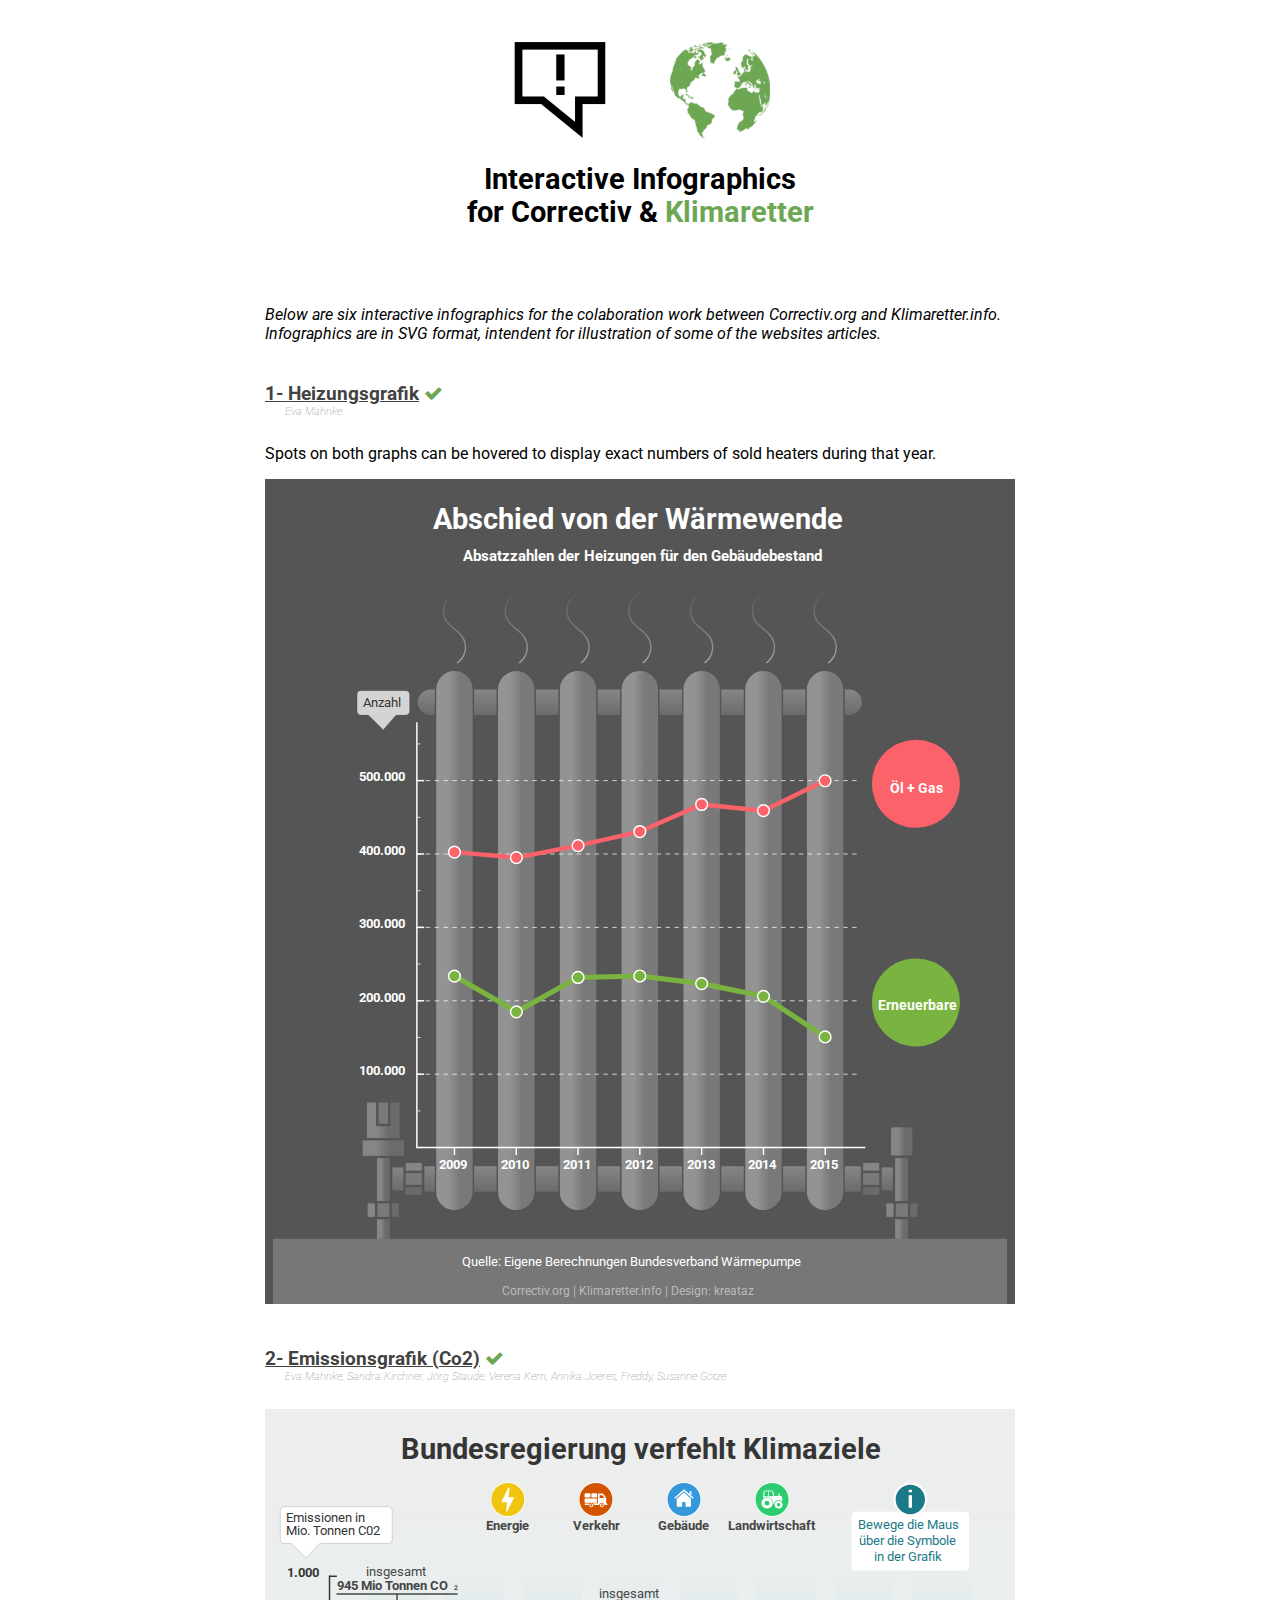
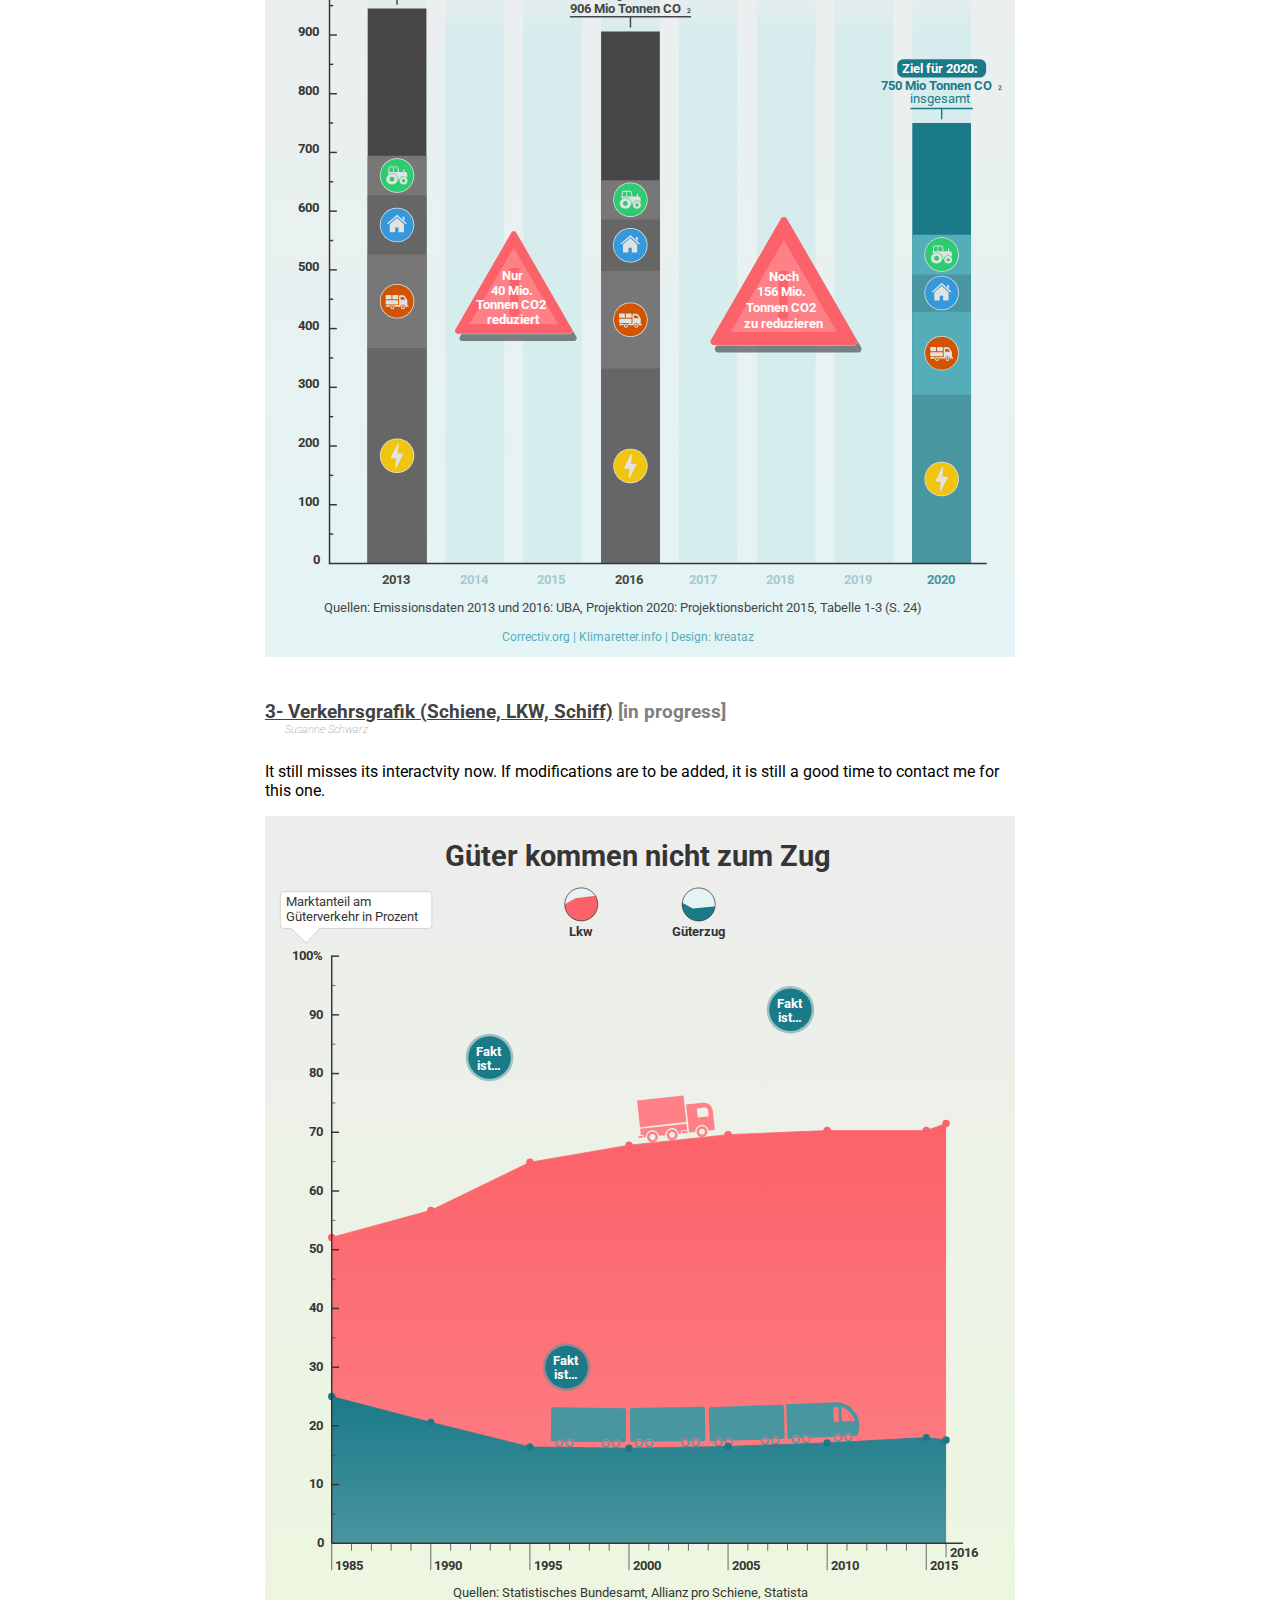
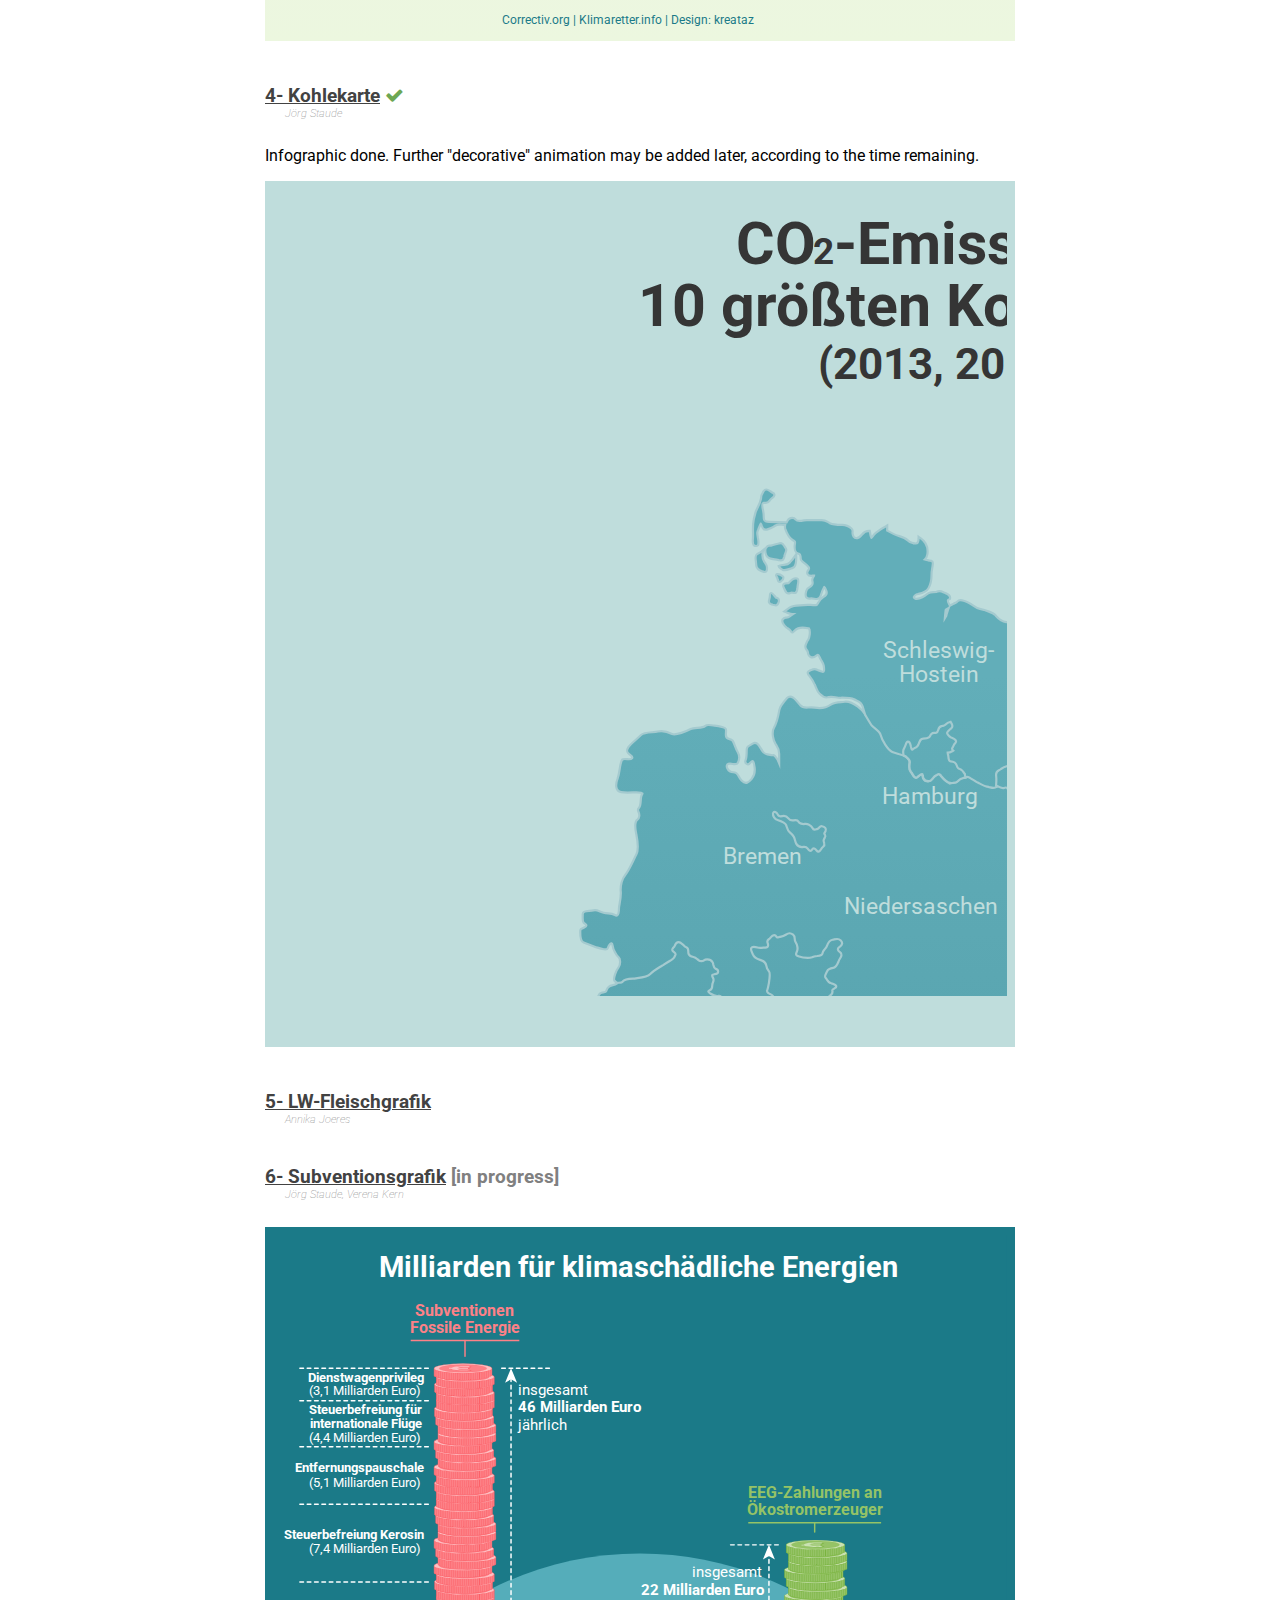
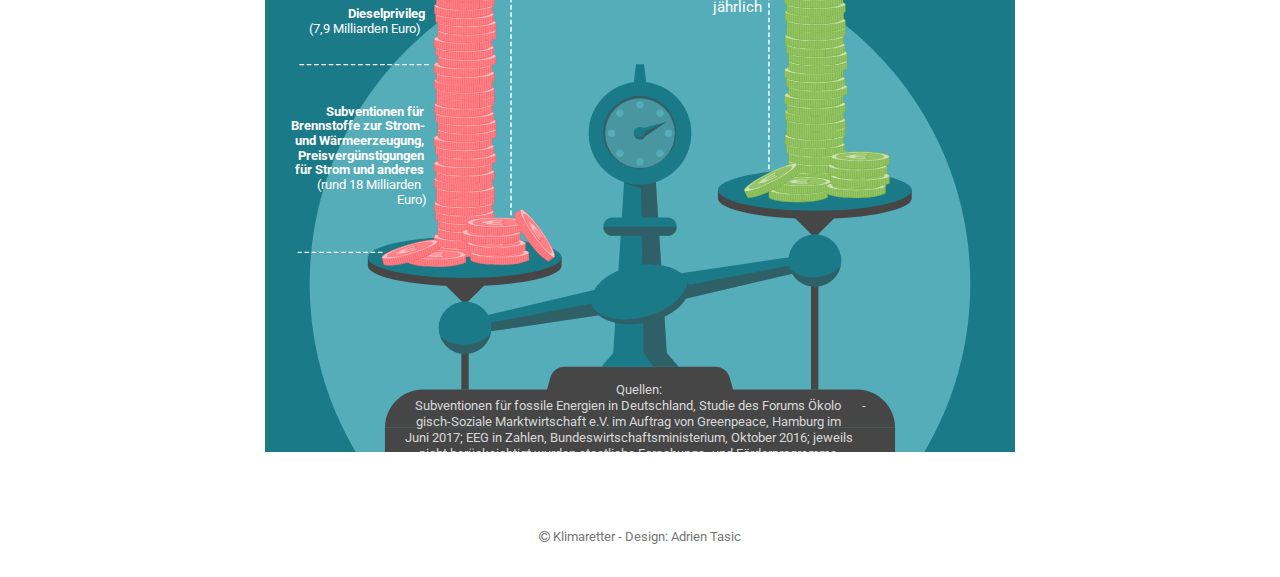
<file: index.html>
<!doctype html>
<html lang="en">

	<head>
	
		<meta charset="utf-8">
	    <meta name="copyright" content="Copyright © 2017 Adrien Tasic. All rights reserved.">

		<title>Correctiv & Klimaretter infographics wip</title>

		<link href="https://fonts.googleapis.com/css?family=Roboto" rel="stylesheet">
		<link href="css/font-awesome.min.css" rel="stylesheet" type='text/css'>

		<style type="text/css">
			body {
				font-family: 'Roboto', sans-serif; 
				font-weight: medium;
				font-style: normal;
				font-size: 1em;
				margin: 0;
			}

			header {
				text-align: center;
				padding: 40px 0;
			}
			header #logos {
				display: inline-block;
			}
			header #logos img {
				float: left;
				padding: 0 30px;
			}

			main {
				margin: auto;
				width: 50%; 
				min-width: 750px; /* 500px */
			}
			main .intro {
				font-style: italic;
			}
			main h3 {
				margin-top: 40px;
				margin-bottom: 0;
			}
			main h3 a {
				color: #424242;
			}
			.fa-check {
				color:#6da753
			}
			main h6 {
				font-size: .7em;
				font-weight: lighter;
				font-style: italic;
				color: #777;
				margin-top: 0;
				padding-left: 20px;
			}
			main iframe.graph-window1 {
				height: 55vw; /* x15 = min-height */
				min-height: 825px; /* if min-width: 500 -> 550px */
			}
			main iframe.graph-window2 {
				height: 56.5vw;
				min-height: 847.5px; /* if min-width: 500 -> 687.5px */
			}
			main iframe.graph-window4 {
				height: 57.75vw;
				min-height: 866.25px;
			}

			footer {
				text-align: center;
				margin-top: 40px;
				padding: 20px 0;
				font-size: .8em;
				color: #777;
			}
		</style>
	</head>


	<body>

			<header>

				<div id="logos">
					<img src="images/correctiv.png" alt="Correctiv" width="100" height="100">
					<img src="images/klimaretter.png" alt="Correctiv" width="100" height="100">
				</div>

				<h1 style="font-size:1.8em; line-height: 115%;">Interactive Infographics<br/>for Correctiv & <span style="color:#6da753;">Klimaretter</span></h1>

			</header>

			<main>

				<p class="intro">Below are six interactive infographics for the colaboration work between Correctiv.org and Klimaretter.info. Infographics are in SVG format, intendent for illustration of some of the websites articles.</p>

				<h3><a id="g1" href="http://www.kreataz.com/transfers/correctiv/1-heizungsgrafik/index.html">1- Heizungsgrafik</a> <i class="fa fa-check" aria-hidden="true"></i></h3>
				<h6>Eva Mahnke</h6>
				<p>Spots on both graphs can be hovered to display exact numbers of sold heaters during that year.</p>
				<iframe class="graph-window1" src="1-heizungsgrafik/index.html" frameborder="0" width="100%" height="100%" scrolling="no"></iframe>

				<h3><a id="g2" href="http://www.kreataz.com/transfers/correctiv/2-emissionsgrafik/index.html">2- Emissionsgrafik (Co2)</a> <i class="fa fa-check" aria-hidden="true"></i></h3>
				<h6>Eva Mahnke, Sandra Kirchner, Jörg Staude, Verena Kern, Annika Joeres, Freddy, Susanne Götze</h6>
				<iframe class="graph-window2" src="2-emissionsgrafik/index.html" frameborder="0" width="100%" height="100%" scrolling="no"></iframe>

				<h3><a id="g3" href="http://www.kreataz.com/transfers/correctiv/3-verkehrsgrafik/index.html">3- Verkehrsgrafik (Schiene, LKW, Schiff)</a> <span style="color: grey;">[in progress]</span></h3>
				<h6>Susanne Schwarz</h6>
				<p>It still misses its interactvity now. If modifications are to be added, it is still a good time to contact me for this one.</p>
				<iframe class="graph-window1" src="3-verkehrsgrafik/index.html" frameborder="0" width="100%" height="100%" scrolling="no"></iframe>

				<h3><a id="g4" href="http://www.kreataz.com/transfers/correctiv/4-kohlekarte/index.html">4- Kohlekarte</a> <i class="fa fa-check" aria-hidden="true"></i></h3>
				<h6>Jörg Staude</h6>
				<p>Infographic done. Further "decorative" animation may be added later, according to the time remaining.</p>
				<iframe class="graph-window4" src="4-kohlekarte/index.html" frameborder="0" width="100%" height="100%" scrolling="no"></iframe>

				<h3><a id="g5" href="#">5- LW-Fleischgrafik</a> </h3>
				<h6>Annika Joeres</h6>

				<h3><a id="g6" href="http://www.kreataz.com/transfers/correctiv/6-subventionsgrafik/index.html">6- Subventionsgrafik</a> <span style="color: grey;">[in progress]</span></h3>
				<h6>Jörg Staude, Verena Kern</h6>
				<iframe class="graph-window1" src="6-subventionsgrafik/index.html" frameborder="0" width="100%" height="100%" scrolling="no"></iframe>

			</main>

			<footer>
				<p> <i class="fa fa-copyright" aria-hidden="true"></i> Klimaretter - Design: Adrien Tasic</p>
			</footer>

	</body>
</html>
</file>
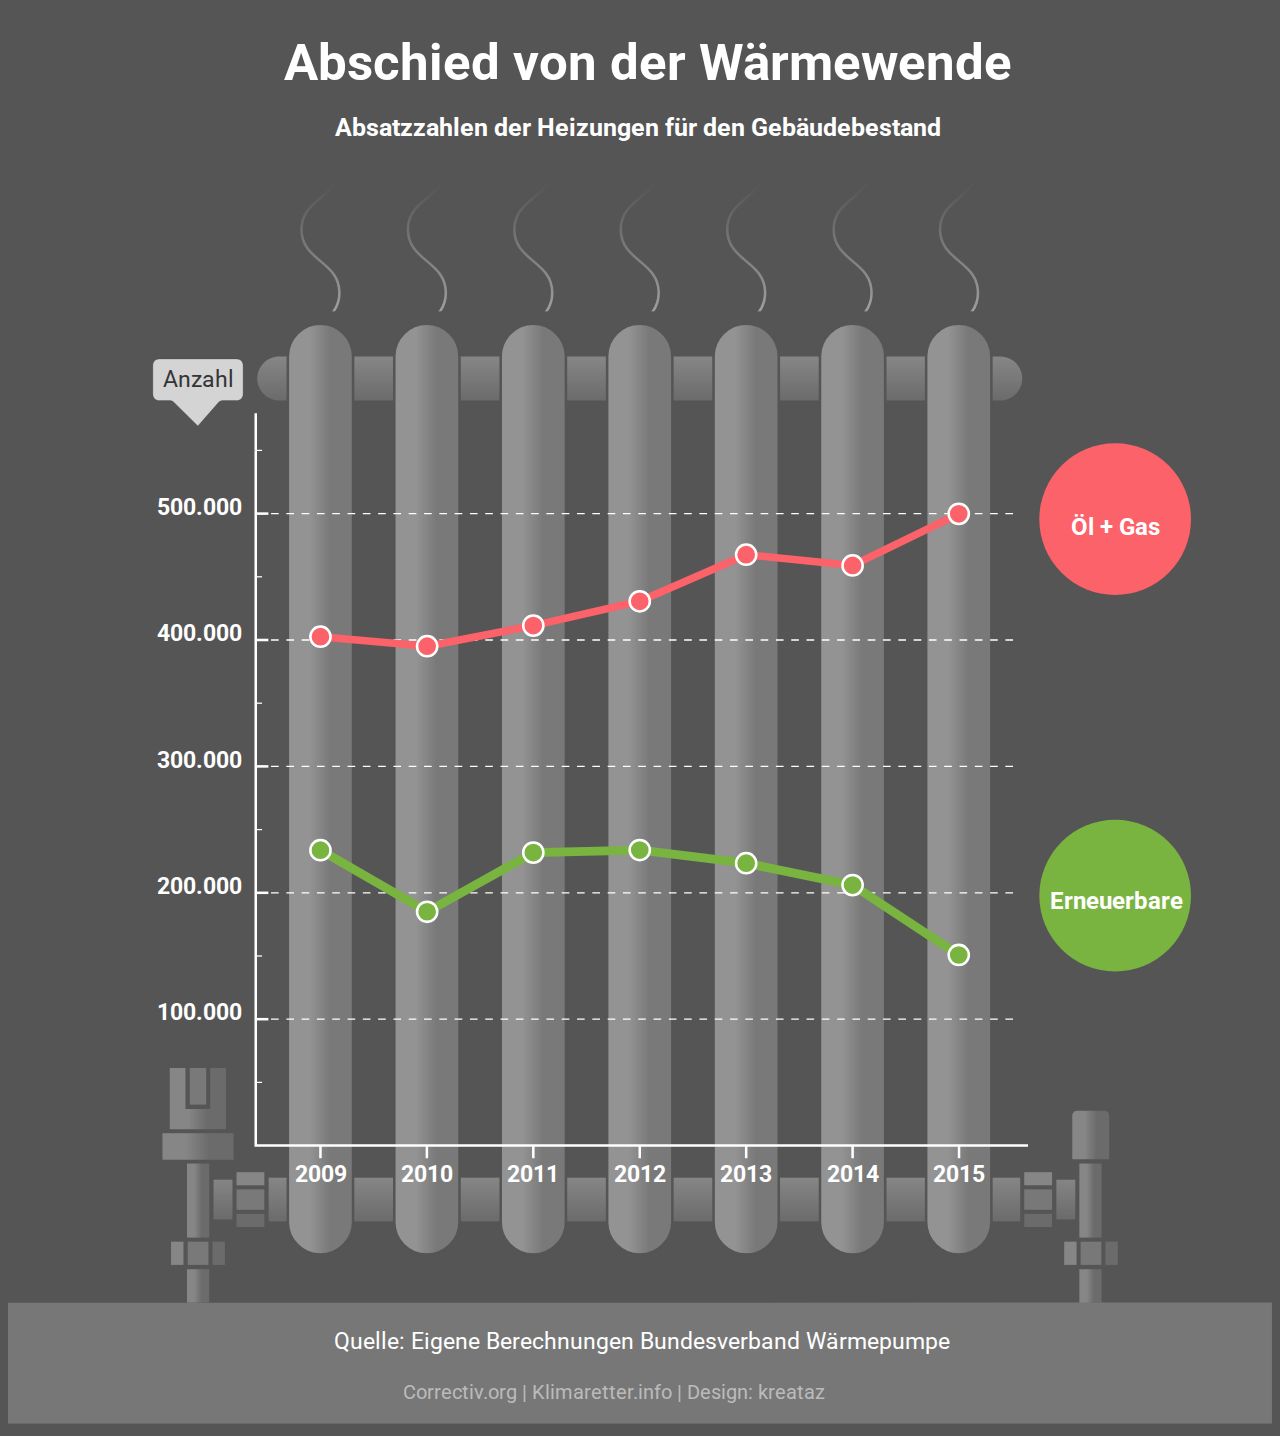
<file: 1-heizungsgrafik/index.html>
<!doctype html>
<html lang="en">

	<head>

		<title>Absatz Heizungen</title>
	
		<meta charset="utf-8">
	    <meta name="copyright" content="Copyright © 2017 Adrien Tasic. All rights reserved.">

		<script src="js/jquery-1.9.0.min.js"></script>
		<script src="js/prefixfree.min.js"></script>

		<link href="https://fonts.googleapis.com/css?family=Roboto" rel="stylesheet">

		<link href="css/infographic1.css" rel="stylesheet" type="text/css" /> 

	</head>
	
	<body>

		<svg id="snappy" version="1.1" xmlns="http://www.w3.org/2000/svg" xmlns:xlink="http://www.w3.org/1999/xlink" viewBox="0 0 1000 1120" xml:space="preserve"></svg>

		<audio>
			<source src="audio/click.mp3"></source>
			<source src="audio/click.ogg"></source>
		</audio>
		<div id="sounddiv"><bgsound id="sound"></div>

		<script src="js/snap.svg.js"></script>
		<script src="js/infographic1.js"></script>
	</body>
</html>
</file>
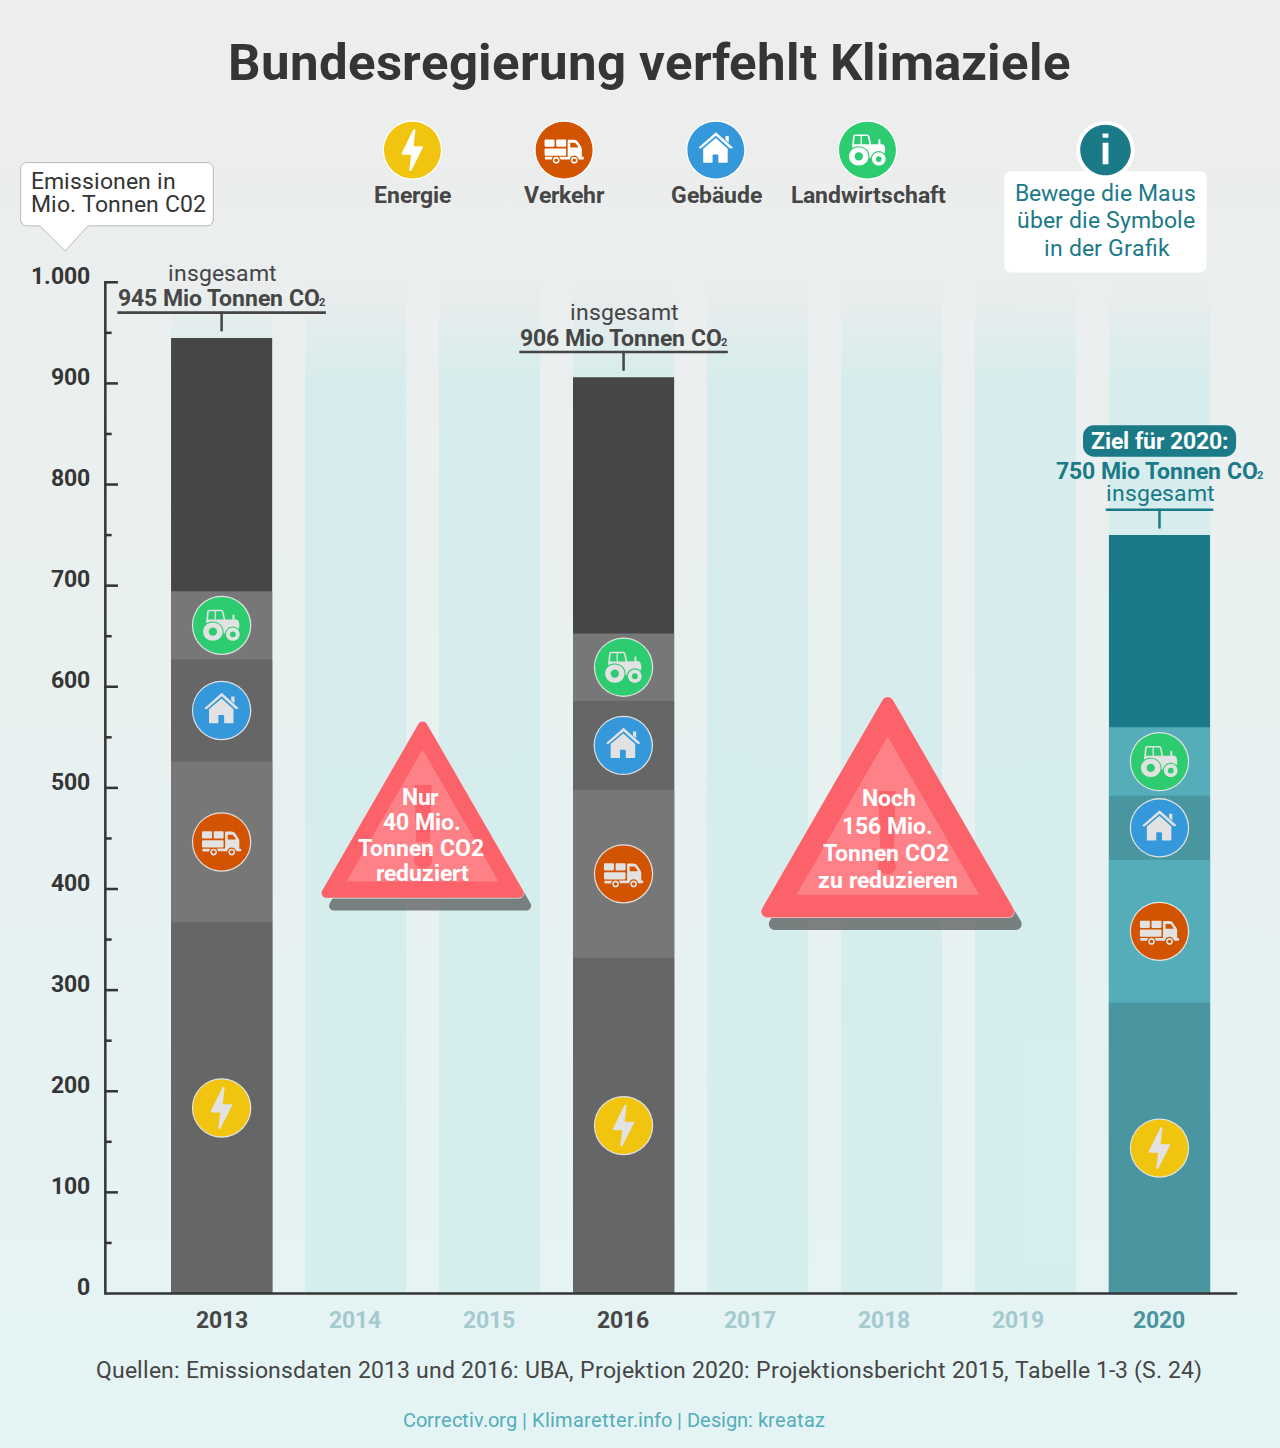
<file: 2-emissionsgrafik/index.html>
<!doctype html>
<html lang="en">

	<head>

		<title>Grafik Emissionen</title>
	
		<meta charset="utf-8">
	    <meta name="copyright" content="Copyright © 2017 Adrien Tasic. All rights reserved.">

		<script src="js/jquery-1.9.0.min.js"></script>
		<script src="js/prefixfree.min.js"></script>

		<link href="https://fonts.googleapis.com/css?family=Roboto" rel="stylesheet">

		<link href="css/infographic2.css" rel="stylesheet" type="text/css" /> 

	</head>

	<body>
		
		<svg id="snappy" version="1.1" xmlns="http://www.w3.org/2000/svg" xmlns:xlink="http://www.w3.org/1999/xlink" viewBox="0 0 1000 1130" xml:space="preserve"></svg>
<!--
		<audio>
			<source src="audio/click.mp3"></source>
			<source src="audio/click.ogg"></source>
		</audio>
		<div id="sounddiv"><bgsound id="sound"></div>
-->
		<script src="js/snap.svg.js"></script>
		<script src="js/infographic2.js"></script>
	</body>
</html>
</file>
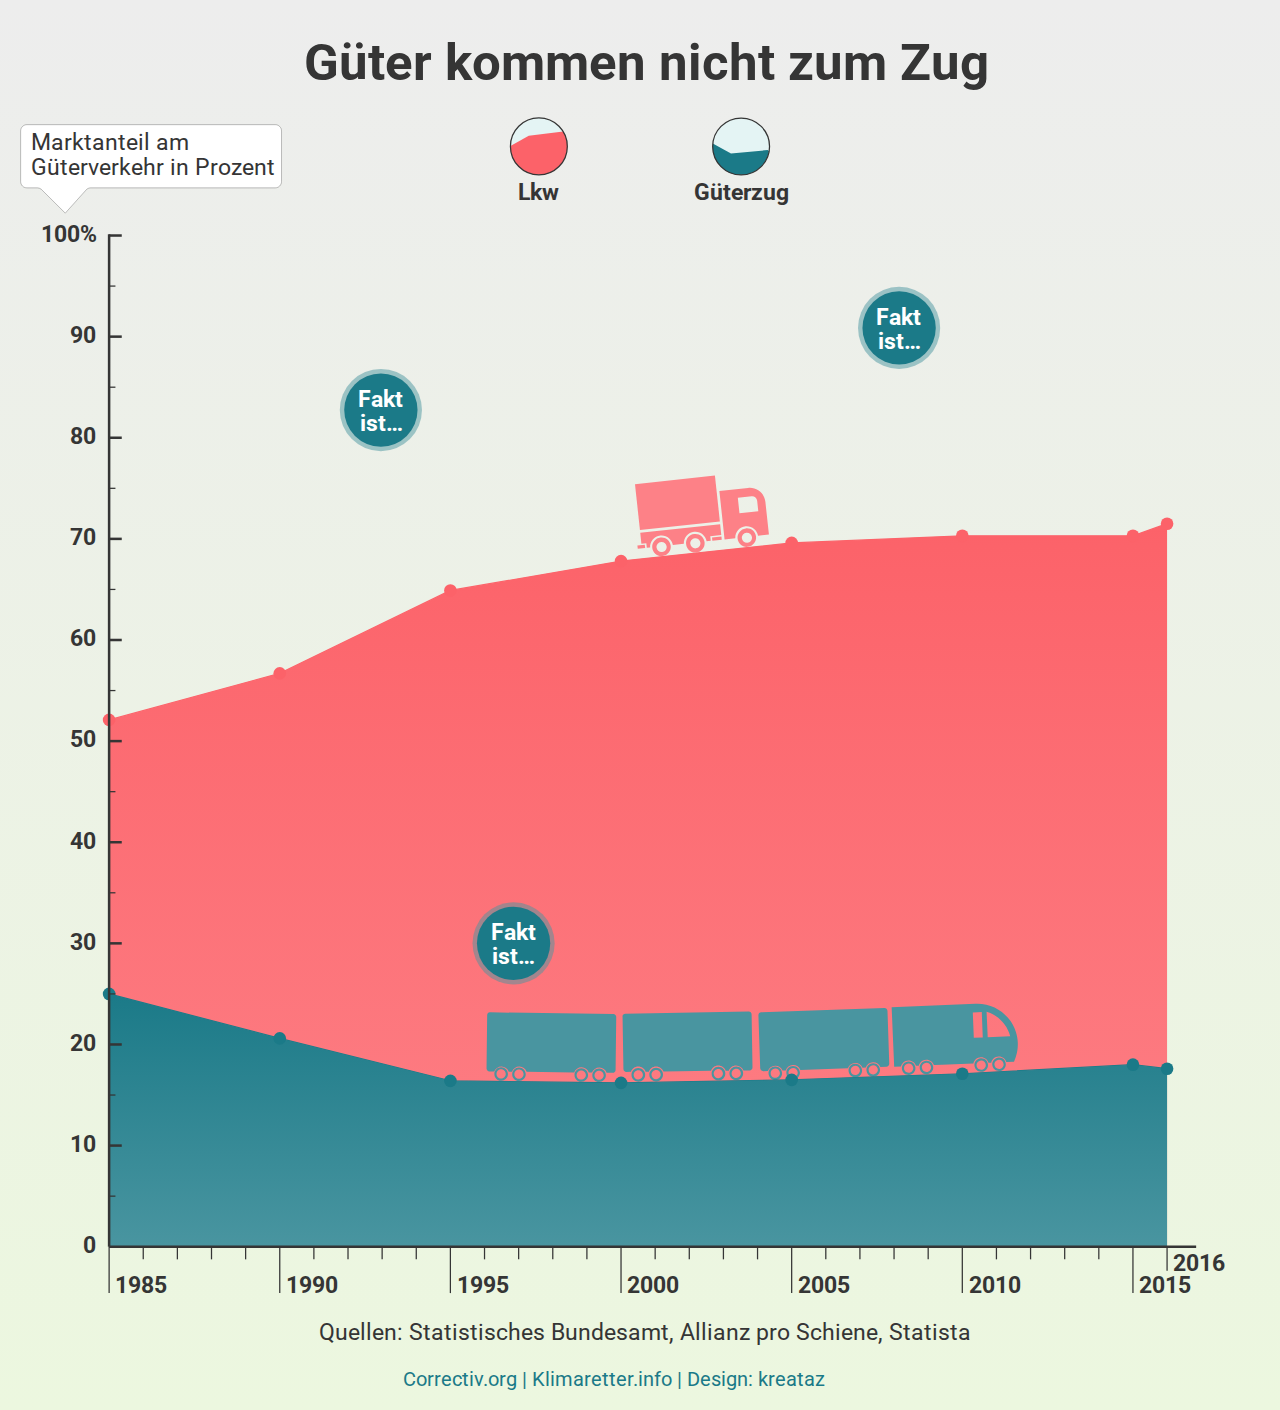
<file: 3-verkehrsgrafik/index.html>
<!doctype html>
<html lang="en">

	<head>

		<title>Verkehrsgrafik</title>
	
		<meta charset="utf-8">
	    <meta name="copyright" content="Copyright © 2017 Adrien Tasic. All rights reserved.">

		<script src="js/jquery-1.9.0.min.js"></script>
		<script src="js/prefixfree.min.js"></script>

		<link href="https://fonts.googleapis.com/css?family=Roboto" rel="stylesheet">

		<link href="css/infographic3.css" rel="stylesheet" type="text/css" /> 

	</head>

	<body>
		
		<svg id="snappy" version="1.1" xmlns="http://www.w3.org/2000/svg" xmlns:xlink="http://www.w3.org/1999/xlink" viewBox="0 0 1000 1100" xml:space="preserve"></svg>
<!--
		<audio>
			<source src="audio/click.mp3"></source>
			<source src="audio/click.ogg"></source>
		</audio>
		<div id="sounddiv"><bgsound id="sound"></div>
-->
		<script src="js/snap.svg.js"></script>
		<script src="js/infographic3.js"></script>
	</body>
</html>
</file>
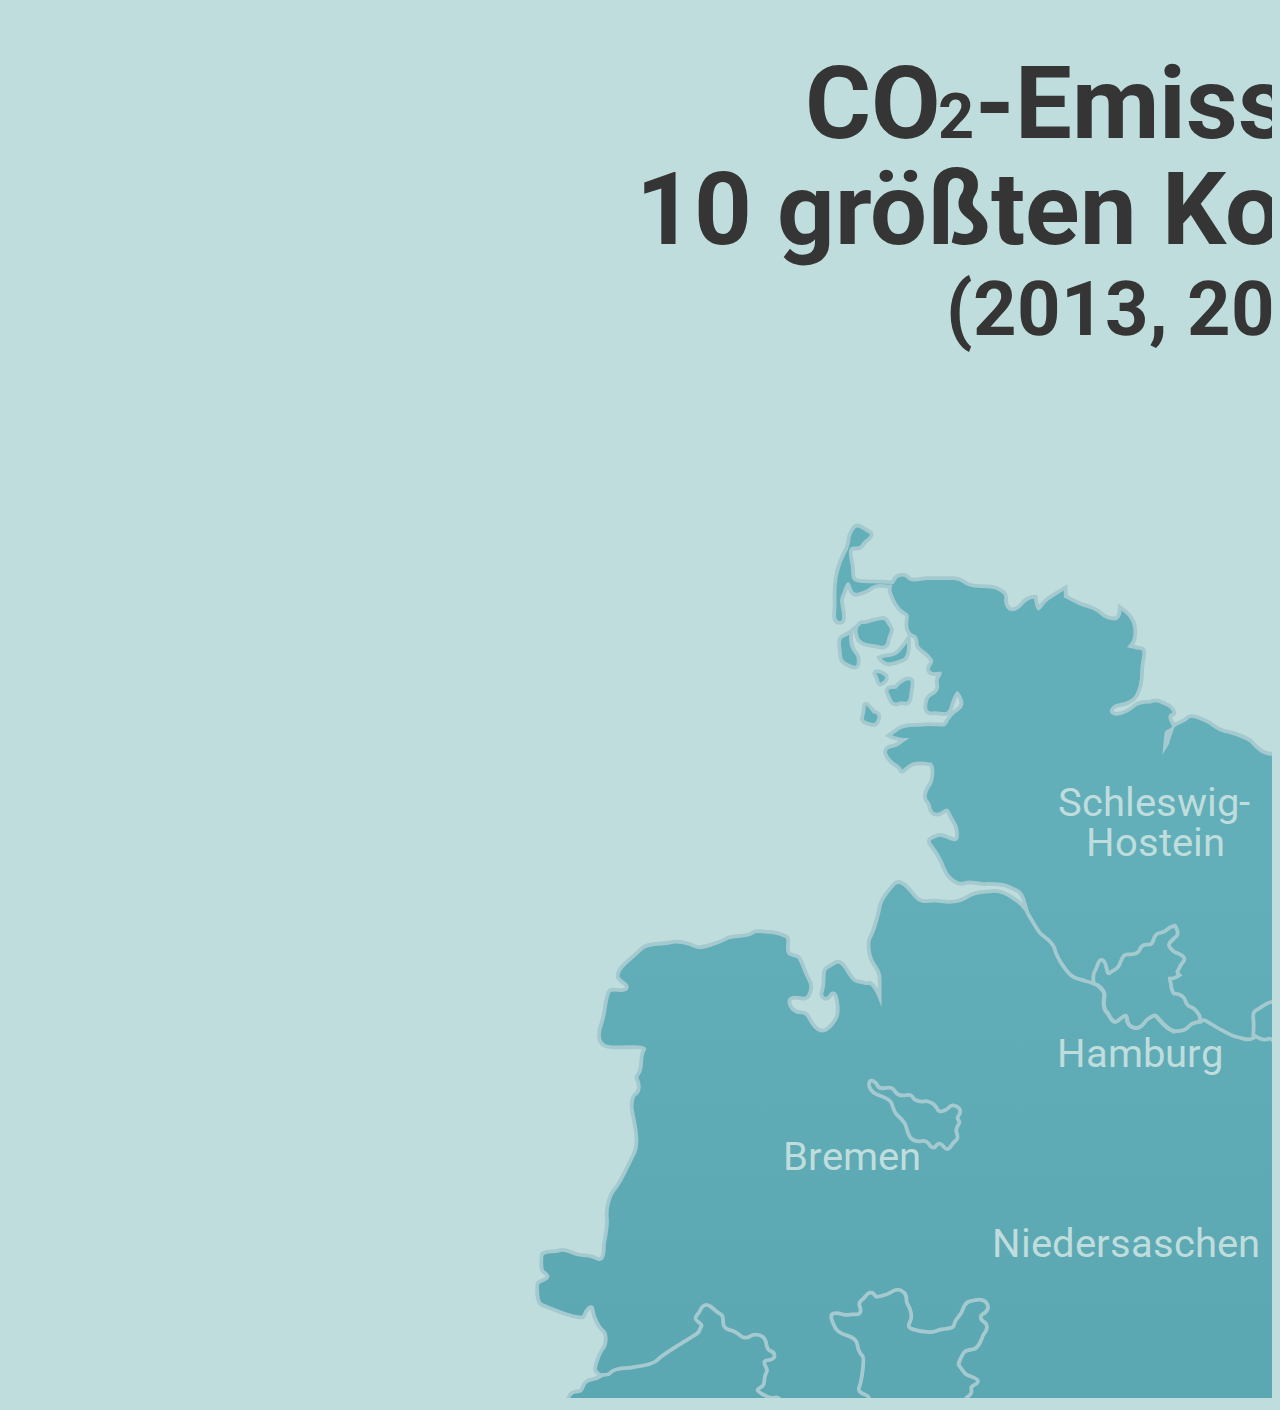
<file: 4-kohlekarte/index.html>
<!doctype html>
<html lang="en">

	<head>

		<title>Kohlekarte</title>
	
		<meta charset="utf-8">
	    <meta name="copyright" content="Copyright © 2017 Adrien Tasic. All rights reserved.">

		<script src="js/jquery-1.9.0.min.js"></script>
		<script src="js/prefixfree.min.js"></script>

		<link href="https://fonts.googleapis.com/css?family=Roboto" rel="stylesheet">
		
		<link href="css/infographic4.css" rel="stylesheet" type="text/css" /> 
		<link href="css/font-awesome.min.css" rel="stylesheet" type='text/css'>
		
	</head>

	<body>
		
		<svg id="snappy" version="1.1" xmlns="http://www.w3.org/2000/svg" xmlns:xlink="http://www.w3.org/1999/xlink" viewBox="0 0 500 550" xml:space="preserve"></svg>
<!--
		<audio>
			<source src="audio/click.mp3"></source>
			<source src="audio/click.ogg"></source>
		</audio>
		<div id="sounddiv"><bgsound id="sound"></div>
-->
		<script src="js/snap.svg.js"></script>
		<script src="js/infographic4.js"></script>
	</body>
</html>
</file>
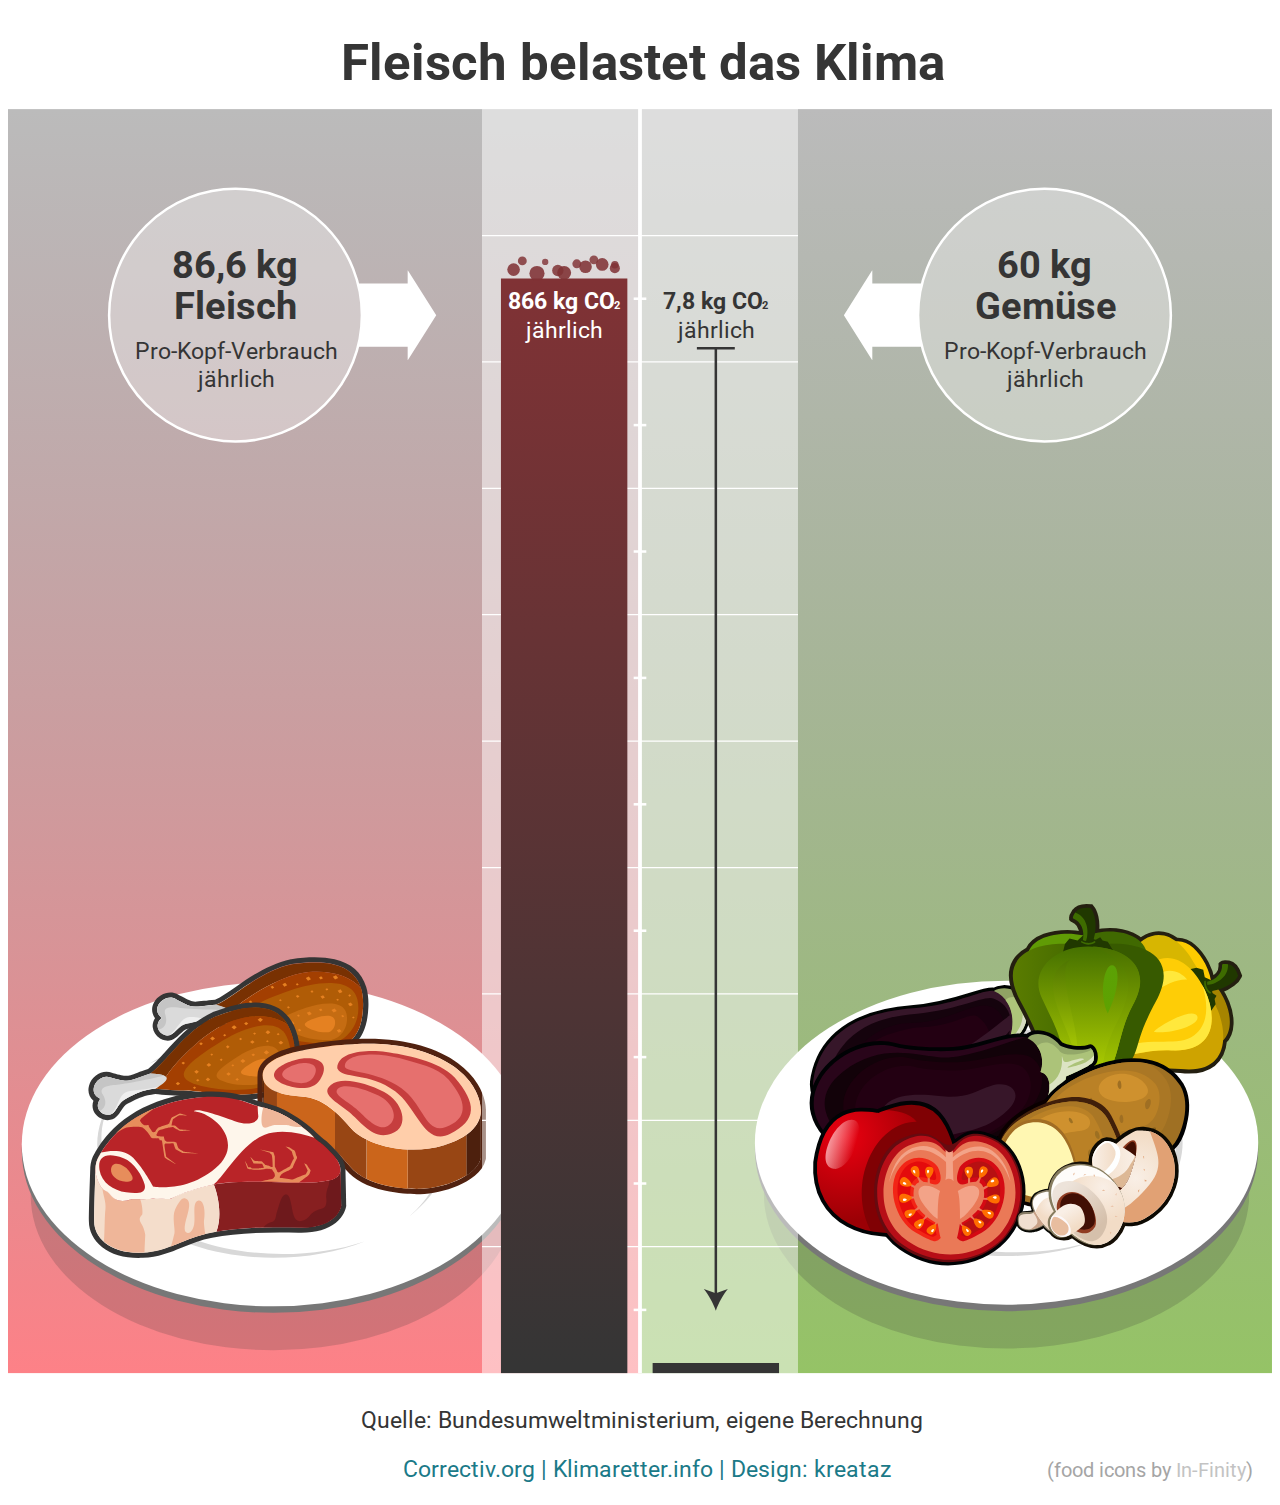
<file: 5-fleischgrafik/index.html>
<!doctype html>
<html lang="en">

	<head>

		<title>Kohlekarte</title>
	
		<meta charset="utf-8">
	    <meta name="copyright" content="Copyright © 2017 Adrien Tasic. All rights reserved.">

		<script src="js/jquery-1.9.0.min.js"></script>
		<script src="js/prefixfree.min.js"></script>

		<link href="https://fonts.googleapis.com/css?family=Roboto" rel="stylesheet">
		
		<link href="css/infographic5.css" rel="stylesheet" type="text/css" /> 
		
	</head>

	<body>
		
		<svg id="snappy" version="1.1" xmlns="http://www.w3.org/2000/svg" xmlns:xlink="http://www.w3.org/1999/xlink" viewBox="0 0 1000 1175" xml:space="preserve"></svg>

		<script src="js/snap.svg.js"></script>
		<script src="js/infographic5.js"></script>
	</body>
</html>
</file>
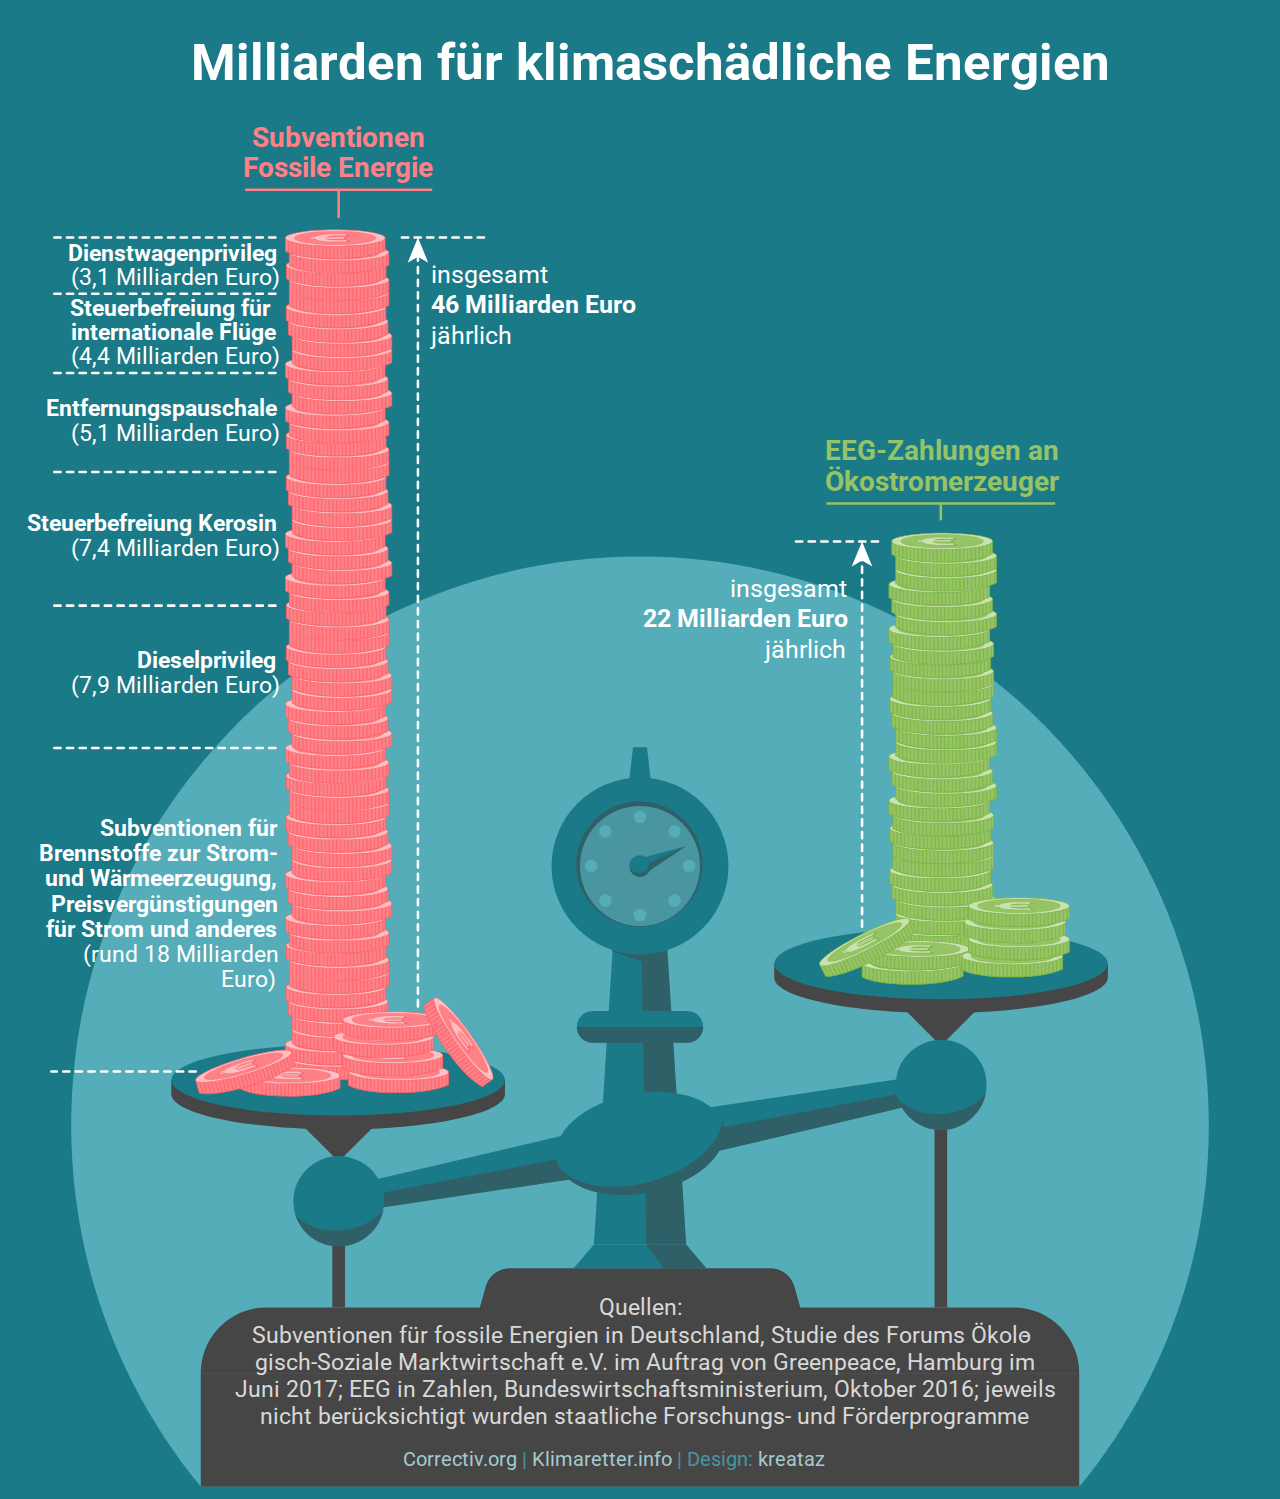
<file: 6-subventionsgrafik/index.html>
<!doctype html>
<html lang="en">

	<head>

		<title>Grafik Subventionen</title>
	
		<meta charset="utf-8">
	    <meta name="copyright" content="Copyright © 2017 Adrien Tasic. All rights reserved.">

		<script src="js/jquery-1.9.0.min.js"></script>
		<script src="js/prefixfree.min.js"></script>

		<link href="https://fonts.googleapis.com/css?family=Roboto" rel="stylesheet">

		<link href="css/infographic6.css" rel="stylesheet" type="text/css" /> 

	</head>

	<body>
		
		<svg id="snappy" version="1.1" xmlns="http://www.w3.org/2000/svg" xmlns:xlink="http://www.w3.org/1999/xlink" viewBox="0 0 1000 1170" xml:space="preserve"></svg>
<!--
		<audio>
			<source src="audio/click.mp3"></source>
			<source src="audio/click.ogg"></source>
		</audio>
		<div id="sounddiv"><bgsound id="sound"></div>
-->
		<script src="js/snap.svg.js"></script>
		<script src="js/infographic6.js"></script>
	</body>
</html>
</file>
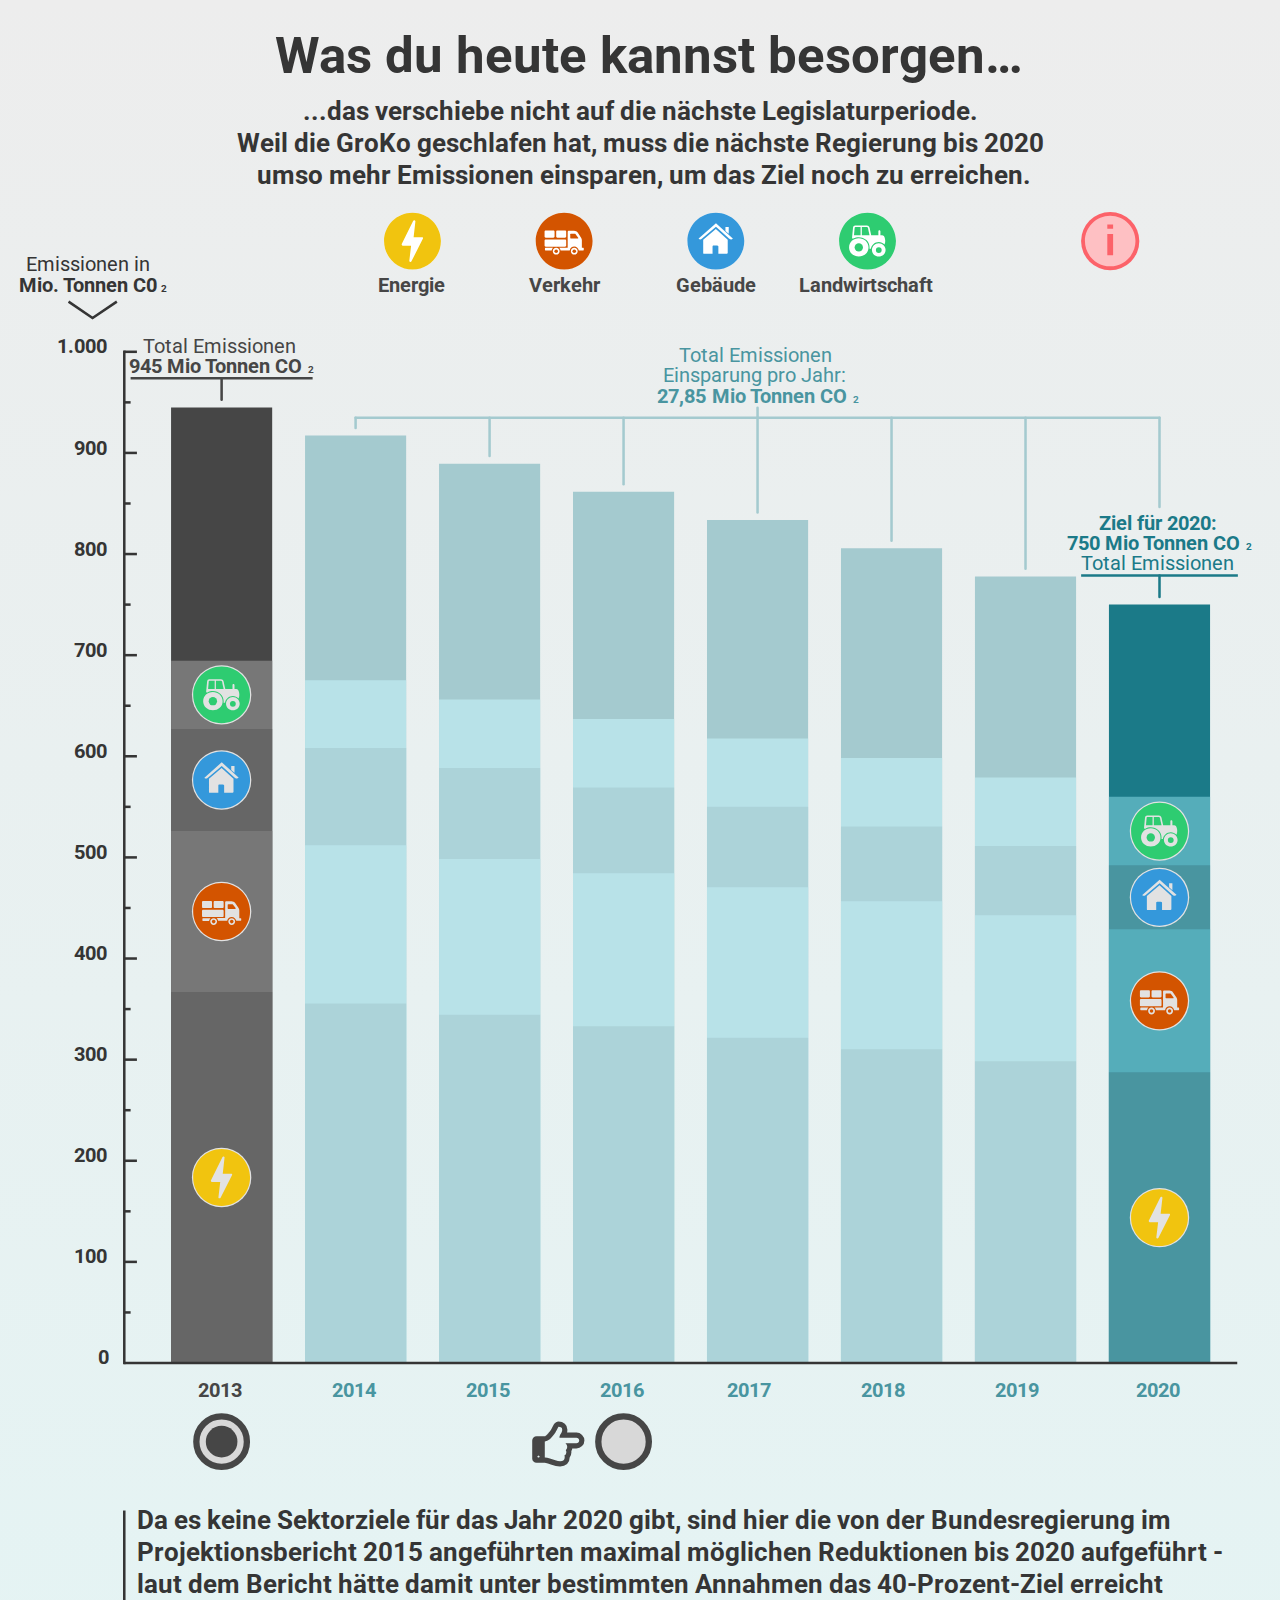
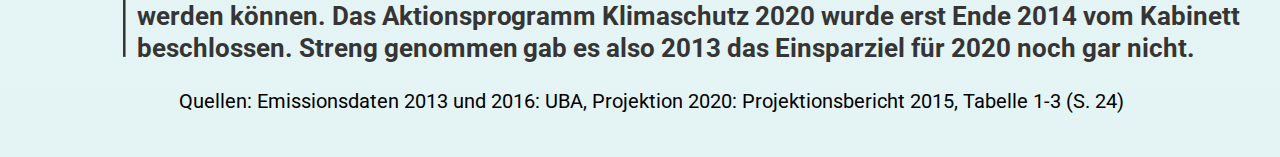
<file: 2-emissionsgrafik/_v1/index.html>
<!doctype html>
<html lang="en">

	<head>

		<title>Grafik Emissionen</title>
	
		<meta charset="utf-8">
	    <meta name="copyright" content="Copyright © 2017 Adrien Tasic. All rights reserved.">

		<script src="js/jquery-1.9.0.min.js"></script>
		<script src="js/prefixfree.min.js"></script>

		<link href="https://fonts.googleapis.com/css?family=Roboto" rel="stylesheet">

		<link href="css/infographic2.css" rel="stylesheet" type="text/css" /> 
		<link href="css/font-awesome.min.css" rel="stylesheet" type='text/css'>

	</head>

	<body>
		
		<svg id="snappy" version="1.1" xmlns="http://www.w3.org/2000/svg" xmlns:xlink="http://www.w3.org/1999/xlink" viewBox="0 0 1000 1375" xml:space="preserve"></svg>
<!--
		<audio>
			<source src="audio/click.mp3"></source>
			<source src="audio/click.ogg"></source>
		</audio>
		<div id="sounddiv"><bgsound id="sound"></div>
-->
		<script src="js/snap.svg.js"></script>
		<script src="js/infographic2.js"></script>
	</body>
</html>
</file>
<file: 1-heizungsgrafik/css/infographic1.css>
/* General Styles */
.st0{fill:#555555;}
.st1{fill:#777777;}
.st2{opacity:0.8;}
.st3{opacity:0.66;}
.st4{fill:url(#SVGID_1_);}
.st5{fill:url(#SVGID_2_);}
.st6{fill:#999999;}
.st7{fill:#B3B3B3;}
.st8{fill:#808080;}
.st9{fill:url(#SVGID_3_);}
.st10{fill:url(#SVGID_4_);}
.st11{fill:url(#SVGID_5_);}
.st12{fill:url(#SVGID_6_);}
.st13{fill:url(#SVGID_7_);}
.st14{fill:url(#SVGID_8_);}
.st15{fill:url(#SVGID_9_);}
.st16{fill:url(#SVGID_10_);}
.st17{fill:url(#SVGID_11_);}
.st18{fill:url(#SVGID_12_);stroke:#555555;stroke-width:2;stroke-miterlimit:10;}
.st19{fill:url(#SVGID_13_);stroke:#555555;stroke-width:2;stroke-miterlimit:10;}
.st20{fill:url(#SVGID_14_);stroke:#555555;stroke-width:2;stroke-miterlimit:10;}
.st21{fill:url(#SVGID_15_);stroke:#555555;stroke-width:2;stroke-miterlimit:10;}
.st22{fill:url(#SVGID_16_);stroke:#555555;stroke-width:2;stroke-miterlimit:10;}
.st23{fill:url(#SVGID_17_);stroke:#555555;stroke-width:2;stroke-miterlimit:10;}
.st24{fill:url(#SVGID_18_);stroke:#555555;stroke-width:2;stroke-miterlimit:10;}
.st25{opacity:0.5;fill:none;stroke:url(#SVGID_19_);stroke-width:2;stroke-miterlimit:10;enable-background:new    ;}
.st26{opacity:0.5;fill:none;stroke:url(#SVGID_20_);stroke-width:2;stroke-miterlimit:10;enable-background:new    ;}
.st27{opacity:0.5;fill:none;stroke:url(#SVGID_21_);stroke-width:2;stroke-miterlimit:10;enable-background:new    ;}
.st28{opacity:0.5;fill:none;stroke:url(#SVGID_22_);stroke-width:2;stroke-miterlimit:10;enable-background:new    ;}
.st29{opacity:0.5;fill:none;stroke:url(#SVGID_23_);stroke-width:2;stroke-miterlimit:10;enable-background:new    ;}
.st30{opacity:0.5;fill:none;stroke:url(#SVGID_24_);stroke-width:2;stroke-miterlimit:10;enable-background:new    ;}
.st31{opacity:0.5;fill:none;stroke:url(#SVGID_25_);stroke-width:2;stroke-miterlimit:10;enable-background:new    ;}
.st32{fill:none;stroke:#BBBBBB;stroke-width:2;stroke-miterlimit:10;}
.st33{fill:#BBBBBB;}
.st34{fill:url(#heat-grad_1_);}
.st35{fill:#FFFFFF;}

.st39{font-size:20px;}
.st40{font-size:40px;}
.st41{opacity:0.75;fill:#FFFFFF;stroke:#353535;stroke-width:0.25;stroke-miterlimit:10;}
.st42{fill:#353535;}
.st43{fill:none;stroke:#FFFFFF;stroke-miterlimit:10;stroke-dasharray:6.0521,6.0521;}
.st44{fill:none;stroke:#FFFFFF;stroke-miterlimit:10;}
.st45{fill:none;stroke:#FFFFFF;stroke-width:2;stroke-miterlimit:10;}
.st46{fill:none;stroke:#7AB440;stroke-width:7;stroke-linecap:round;stroke-linejoin:round;stroke-miterlimit:10;}
.st47{fill:#7AB440;stroke:#FFFFFF;stroke-width:2;stroke-miterlimit:10;}
.st48{opacity:0.25;}
.st49{fill:#7AB440;}
.st50{fill:none;stroke:#FC6269;stroke-width:6;stroke-linecap:round;stroke-linejoin:round;stroke-miterlimit:10;}
.st51{fill:#FC6269;stroke:#FFFFFF;stroke-width:2;stroke-miterlimit:10;}
.st52{fill:#FC6269;}

.st54{font-size:16px;}

@import url(http://fonts.googleapis.com/css?family=Roboto:300,500,900);

body {
	background:#555555;
	/*font-family: 'Lato', Calibri, Arial, sans-serif;*/
	font-family: 'Roboto', sans-serif; 
	font-weight: bold;
	font-style: normal;
	font-size: 18px;
	fill: white;
}
body .font-reg {
	font-weight: normal;
}
#credits a {
	fill: #BBBBBB;
	transition: fill .5s ease;
}
#credits a:hover {
	fill: #FFFFFF;
	transition: fill .5s ease;
}
/* Interactive nbrs above spots */
.nbr {
	visibility: hidden;
	opacity: 0;
	transition: all .33s ease-in-out;
}
.spot:hover + .nbr {
	visibility: visible;
	opacity: 1;
	transform: translate(0, -12px);
}

/* Interactive balls */
[id$=-ball] {
	transform: scale(0.75, 0.75);
	transition: transform 0.75s ease-in-out .5s;
}
#oil-ball {
	transform-origin: 816px 419.4px;
}
#eco-ball {
	transform-origin: 816px 717.2px;
}
[id$=-wrap]:hover [id$=-ball] {
	transform: scale(1, 1);
	transition: all .5s ease-in-out 0s;
}
[id$=-wrap] [id$=-ball] .shadow {
	fill: black;
	opacity:0;
	transition: opacity 0.75s ease-in-out .5s;
}
[id$=-wrap]:hover [id$=-ball] .shadow {
	opacity:0.66;
	transition: opacity .5s ease-in-out 0s;
}

/* Interactive title in ball */
[id$=-title] {
	transform: scale(.95) translate(0px, -25px);
	transition: transform 0.75s ease-in-out .5s;
}
#oil-title {
	transform-origin: 500px 281.4px;
}
#eco-title {
	transform-origin: 500px 717.2px;
}
[id$=-wrap]:hover [id$=title] {
	transform: scale(1) translate(0px, 0px);
	transition: all .5s ease-in-out 0s;
}

/* Interactive icon in ball */
[id$=-icon] {
	opacity: 0;
	transform: scale(0);
	transition: all 0.75s ease-in-out .5s;
}
#oil-icon {
	transform-origin: 876px 419.4px;
}
#eco-icon {
	transform-origin: 876px 717.2px;
}
[id$=-wrap]:hover [id$=icon] {
	opacity: 1;
	transform: scale(1);
	transition: all .5s ease-in-out 0s;
}
</file>
<file: 2-emissionsgrafik/css/infographic2.css>
/* General Styles */
.st0{fill:#FFFFFF;} /* old #E4F4F4 */
.st1{fill:none;stroke:url(#SVGID);stroke-width:80;stroke-miterlimit:10;}

.st9{fill:#777777;}
.st10{fill:#FD8187;stroke:#E4F4F4;stroke-miterlimit:10;}
.st11{fill:#FFFFFF;}
.st12{font-size:92px;}

.st14{fill:none;stroke:#464646;stroke-width:80;stroke-miterlimit:10;}
.st15{fill:none;stroke:#777777;stroke-width:80;stroke-miterlimit:10;}
.st16{fill:none;stroke:#666666;stroke-width:80;stroke-miterlimit:10;}
.st17{fill:#D8D8D8;}
.st18{letter-spacing: -.25px;}
.st19{fill:#464646;}
.st20{fill:#666666;}
.st21{fill:none;stroke:#1B7A88;stroke-width:80;stroke-miterlimit:10;}
.st22{fill:none;stroke:#55ADBA;stroke-width:80;stroke-miterlimit:10;}
.st23{fill:none;stroke:#4995A0;stroke-width:80;stroke-miterlimit:10;}
.st24{fill:#55ADBA;}
.st25{fill:#1B7A88;}
.st26{fill:#4995A0;}
.st27{fill:none;stroke:#777777;stroke-width:3;stroke-miterlimit:10;}
.st28{fill:none;stroke:#777777;stroke-width:4;stroke-miterlimit:10;}
.st29{fill:none;stroke:#777777;stroke-miterlimit:10;}
.st30{opacity:0.8;fill:#FFFFFF;}
.st31{fill:none;stroke:url(#SVGID_9_);stroke-width:2;stroke-miterlimit:10;}
.st32{fill:none;}
.st33{font-size:16px;}
.st34{fill:none;stroke:#55ADBA;stroke-width:3;stroke-miterlimit:10;}
.st35{fill:none;stroke:#55ADBA;stroke-width:4;stroke-miterlimit:10;}
.st36{fill:none;stroke:#55ADBA;stroke-miterlimit:10;}
.st37{fill:none;stroke:#666666;stroke-width:3;stroke-miterlimit:10;}
.st38{fill:none;stroke:#4995A0;stroke-width:3;stroke-miterlimit:10;}
.st39{fill:none;stroke:#4995A0;stroke-width:4;stroke-miterlimit:10;}
.st40{fill:none;stroke:#4995A0;stroke-miterlimit:10;}
.st41{fill:none;stroke:url(#SVGID_10_);stroke-width:2;stroke-miterlimit:10;}
.st42{fill:none;stroke:#666666;stroke-width:4;stroke-miterlimit:10;}
.st43{fill:none;stroke:#666666;stroke-miterlimit:10;}
.st44{fill:none;stroke:url(#SVGID_11_);stroke-width:2;stroke-miterlimit:10;}
.st45{fill:none;stroke:url(#SVGID_12_);stroke-width:2;stroke-miterlimit:10;}
.st46{fill:none;stroke:#464646;stroke-width:2;stroke-linecap:round;stroke-miterlimit:10;}
.st47{font-size:9px;}
.st48{fill:none;stroke:#464646;stroke-width:2;stroke-miterlimit:10;}
.st49{fill:none;stroke:#1B7A88;stroke-width:2;stroke-linecap:round;stroke-miterlimit:10;}
.st50{fill:none;stroke:#1B7A88;stroke-width:2;stroke-miterlimit:10;}
.st51{fill:#A4CACF;}
.st52{fill:none;stroke:#353535;stroke-width:2;stroke-miterlimit:10;}
.st53{fill:#353535;}
.st54{fill:#FFFFFF;stroke:#353535;stroke-width:0.25;stroke-miterlimit:10;}
.st55{fill:#FC6269;}
.st56{fill:#FEC0C3;}
.st57{opacity:0.5;fill:#FFFFFF;}
.st58{fill:none;stroke:#353535;stroke-miterlimit:10;}
.st59{fill:#2ECC71;}
.st60{fill:#3498DB;}
.st61{fill:#D35400;}
.st62{fill:#F1C40F;}
.st63{font-size:40px;}
.st64{font-size:22px;}
.st65{font-size:22px;}
.st66{fill:none;stroke:#353535;stroke-width:4;stroke-miterlimit:10;}

/*@import url(http://fonts.googleapis.com/css?family=Lato:300,400,700);*/
@import url(http://fonts.googleapis.com/css?family=Roboto:300,500,900);

body {
	background-color: #EFEFEF;
	background: linear-gradient(#EDEDED, #E4F4F4);
	/*font-family: 'Lato', Calibri, Arial, sans-serif;*/
	font-family: 'Roboto', sans-serif; 
	font-weight: bold;
	font-style: normal;
	font-size: 18px;
}
body .font-reg {
	font-weight: normal;
}
.awesome {
	font-family: 'FontAwesome';
	font-size: 40px;
	fill: #464646;
}
#credits a {
	fill: #55ADBA;
}
#credits a:hover {
	fill: #1B7A88;
}

#graphs-bg,
.sign-shadow {
	opacity: .66;
}
/* Colors on the icons */
#icon-energy .icon .figure,
.info-energy .icon .figure {
	fill: #f1c40f;
}
#icon-transport .icon .figure,
.info-transport .icon .figure {
	fill: #d35400;
}
#icon-building .icon .figure,
.info-building .icon .figure {
	fill: #3498db;
}
#icon-farming .icon .figure,
.info-farming .icon .figure {
	fill: #2ecc71;
}
/* Icons numbers when hovered */
[class^=info-] .nbr {
	opacity: 0;
	transform: translate(0, 30px);
	transition: all .5s ease-in;
}
[class^=info-].check .nbr {
	opacity: 1;
	transform: translate(0, -2.5px);
	transition: all .5s ease;
}
[class^=info-] .nbr text {
	fill: #D8D8D8;
	transition: all .25s ease;
}
[class^=info-].check .nbr text {
	fill: #FFFFFF;
}
[class^=info-] .icon > circle {
	fill: #E2E2E2;
	transition: fill .5s ease;
}
[class^=info-].check .icon > circle {
	fill: #FFF;
	transition: fill .5s ease;
}

/* info Pop icon */
#info-line {
	visibility: hidden;
	opacity: 0;
	transform: translate(0, -10px);
	transition: all .5s ease;
}
#pop-info:hover ~ #info-line {
	visibility: visible;
	opacity: 1;
	transform: translate(0, 0);
	transition: all .5s ease;
}

/* infos Between */
[id^=btw-] {
	visibility: hidden;
	opacity: 0;
	transition: all .5s ease;
}
[id^=btw-] .box {
	transform: translate(0, -10px);
	transition: all .5s ease;
}	
[id^=btw-].check {
	visibility: visible;
	opacity: 1;
	transition: all .5s ease;
}
[id^=btw-].check .box {
	transform: translate(0, 0);
	transition: all .5s ease;
}
</file>
<file: 3-verkehrsgrafik/css/infographic3.css>
/* General Styles */
.st0{fill:#ECF7DF;}
.st1{fill:#FD8187;}
.st2{fill:#353535;}
.st3{fill:none;stroke:#FC6269;stroke-miterlimit:10;}
.st4{fill:url(#graph-bg_2_);}
.st5{fill:#FC6269;}
.st6{fill:#FFFFFF;}
.st7{fill:none;stroke:#1B7A88;stroke-width:2;stroke-miterlimit:10;stroke-dasharray:5,2.5;}
	.st8{font-size:18px;}
.st9{fill:none;stroke:#1B7A88;stroke-miterlimit:10;}
.st10{fill:url(#graph-bg_3_);}
.st11{fill:#1B7A88;}
.st12{fill:none;stroke:#353535;stroke-miterlimit:10;}
.st13{fill:none;stroke:#353535;stroke-width:2;stroke-miterlimit:10;}
.st14{fill:#FFFFFF;stroke:#353535;stroke-width:0.25;stroke-miterlimit:10;}
.st15{fill:none;stroke:#1B7A88;stroke-width:4;stroke-linecap:round;stroke-miterlimit:10;}
.st16{fill:#666666;stroke:#FC6269;stroke-width:2;stroke-miterlimit:10;}
.st17{fill:#FEC0C3;}
.st18{opacity:0.5;fill:#FFFFFF;}
.st19{font-size:40px;}
.st20{fill:#E4F4F4;}
.st21{font-size:16px;}
.st22{opacity:0.5;fill:#4995A0;}
.st23{fill:url(#grad-frame1);stroke:#1B7A88;stroke-width:2;stroke-miterlimit:10;}
.st24{fill:none;stroke:#1B7A88;stroke-width:2;stroke-miterlimit:10;}
.st25{fill:none;stroke:#1B7A88;stroke-width:0.5;stroke-miterlimit:10;}
.st26{fill:none;stroke:#1B7A88;stroke-width:2;stroke-miterlimit:10;stroke-dasharray:4.619,2.3095;}
.st27{fill:none;stroke:#1B7A88;stroke-width:2;stroke-miterlimit:10;stroke-dasharray:3.6333,1.8167;}
.st28{fill:none;stroke:#7AB440;stroke-width:4;stroke-linecap:round;stroke-miterlimit:10;}
.st29{fill:none;stroke:#FC6269;stroke-width:4;stroke-linecap:round;stroke-miterlimit:10;}
.st30{fill:#7AB440;}
.st31{fill:none;}
.st32{fill:#464646;}
.st33{fill:url(#grad-frame2);stroke:#1B7A88;stroke-width:2;stroke-miterlimit:10;}
.st34{fill:none;stroke:#4995A0;stroke-width:45;stroke-miterlimit:10;}
.st35{fill:url(#grad-frame3);stroke:#1B7A88;stroke-width:2;stroke-miterlimit:10;}
.st36{fill:none;stroke:#4995A0;stroke-width:2;stroke-miterlimit:10;}
.st37{fill:none;stroke:#4995A0;stroke-miterlimit:10;}
.st38{fill:#4995A0;}
.st39{fill:none;stroke:#1B7A88;stroke-width:22;stroke-miterlimit:10;}
.st40{display:none;}
.st41{display:inline;}
.st42{fill:#A4CACF;}
.st43{fill:#D4F2F4;stroke:#1B7A88;stroke-width:2;stroke-miterlimit:10;}
.st44{fill:none;stroke:#FC6269;stroke-width:22;stroke-miterlimit:10;}
/*@import url(http://fonts.googleapis.com/css?family=Lato:300,400,700);*/
@import url(http://fonts.googleapis.com/css?family=Roboto:300,500,900);

body {
	background-color: #ECF7DF;
	background: linear-gradient(#EDEDED, #ECF7DF);
/*	font-family: 'Lato', Calibri, Arial, sans-serif;*/
	font-family: 'Roboto', sans-serif; 
	font-weight: bold;
	font-style: normal;
	font-size: 18px;
}
body .font-reg {
	font-weight: normal;
}
.awesome {
	font-family: 'FontAwesome';
	font-size: 40px;
	fill: #464646;
}
#graph-ref {
	display: none;
}

/* Fact-spots styles */
[id^=fact-spot] {
	cursor: pointer;
}
[id^=fact-spot] > circle:first-child {
	transition: opacity .5s ease;
}

[id^=fact-spot].clicked > circle:first-child {
	opacity: 1;
	transition: opacity .5s ease;
}
[id^=fact-spot] > circle:nth-child(2) {
	transition: fill .5s ease;
}
[id^=fact-spot].clicked > circle:nth-child(2) {
	fill: #D4F2F4;
	transition: fill .5s ease;
}
[id^=fact-spot]> text span {
	transition: fill .5s ease;
}
[id^=fact-spot].clicked > text tspan {
	fill: #4995A0;
	transition: fill .5s ease;
}

/* initialize Facts boxes */
[id^=fact-txt] {
	visibility: hidden;
	opacity: 0;
	transition: all .5s ease;
}
#fact-spot1.clicked ~ #fact-txt1 {
	visibility: visible;
	opacity: 1;
	transition: all .5s .5s ease;
}
#fact-spot2.clicked ~ #fact-txt2 {
	visibility: visible;
	opacity: 1;
	transition: all .5s .5s ease;
}
#fact-spot3.clicked ~ #fact-txt3 {
	visibility: visible;
	opacity: 1;
	transition: all .5s .5s ease;
}
.bubble {
	cursor: default;
}

[id$=-graph] .nbr {
	visibility: hidden;
	opacity: 0;
	transition: all .25s ease;
}
[id$=-graph] .bubble.check .nbr {
	visibility: visible;
	opacity: 1;
	transition: all .25s ease;
}

#credits a {
	fill: #1B7A88;
}
#credits a:hover {
	fill: #4995A0;
}
</file>
<file: 4-kohlekarte/css/infographic4.css>
/* General Styles */
.st0{fill:#BFDDDC;}
.st1{fill:url(#SVGID_1_);stroke:#A4CACF;stroke-width:1.5;stroke-miterlimit:10;}
.st2{fill:#A4CACF;}
.st3{font-size:12px;}
.st4{fill:url(#SVGID_2_);stroke:#A4CACF;stroke-width:1.5;stroke-miterlimit:10;}
.st5{font-size:16px;}
.st6{fill:url(#SVGID_3_);stroke:#A4CACF;stroke-width:1.5;stroke-miterlimit:10;}
.st7{fill:url(#SVGID_4_);stroke:#A4CACF;stroke-width:1.5;stroke-miterlimit:10;}
.st8{fill:url(#SVGID_5_);stroke:#A4CACF;stroke-width:1.5;stroke-miterlimit:10;}
.st9{fill:url(#SVGID_6_);stroke:#A4CACF;stroke-width:1.5;stroke-miterlimit:10;}
.st10{fill:url(#SVGID_7_);stroke:#A4CACF;stroke-width:1.5;stroke-miterlimit:10;}
.st11{fill:url(#SVGID_8_);stroke:#A4CACF;stroke-width:1.5;stroke-miterlimit:10;}
.st12{fill:url(#SVGID_9_);stroke:#A4CACF;stroke-width:1.5;stroke-miterlimit:10;}
.st13{fill:url(#SVGID_10_);stroke:#A4CACF;stroke-width:1.5;stroke-miterlimit:10;}
.st14{fill:url(#SVGID_11_);stroke:#A4CACF;stroke-width:1.5;stroke-miterlimit:10;}
.st15{fill:url(#SVGID_12_);stroke:#A4CACF;stroke-width:1.5;stroke-miterlimit:10;}
.st16{fill:url(#_x3C_Tracé_x3E__3_);stroke:#A4CACF;stroke-width:1.5;stroke-miterlimit:10;}
.st17{fill:url(#_x3C_Tracé_x3E__4_);stroke:#A4CACF;stroke-width:1.5;stroke-miterlimit:10;}
.st18{fill:url(#SVGID_13_);stroke:#A4CACF;stroke-width:1.5;stroke-miterlimit:10;}
.st19{fill:url(#_x3C_Tracé_x3E__5_);stroke:#A4CACF;stroke-width:1.5;stroke-miterlimit:10;}
.st20{fill:url(#SVGID_14_);stroke:#A4CACF;stroke-width:1.5;stroke-miterlimit:10;}
.st21{fill:#6C351C;}
.st22{fill:#D8D8D8;}
.st23{font-family:'FontAwesome';}

.st25{font-size:16.2px;}
.st26{fill:none;stroke:#6C351C;stroke-width:4;stroke-linecap:round;stroke-miterlimit:10;}
.st27{opacity:0.5;fill:none;stroke:url(#grid-bg_1_);stroke-width:64;stroke-miterlimit:10;}
.st28{fill:none;stroke:#FFFFFF;stroke-width:0.66;stroke-miterlimit:10;}
.st29{fill:none;stroke:#FFFFFF;stroke-width:0.33;stroke-miterlimit:10;}
.st30{fill:none;stroke:#9D664D;stroke-width:14;stroke-miterlimit:10;}
.st31{fill:#9D664D;}
.st32{fill:none;stroke:#7D462D;stroke-width:14;stroke-miterlimit:10;}
.st33{fill:#7D462D;}
.st34{fill:none;stroke:#6C351C;stroke-width:14;stroke-miterlimit:10;}
.st35{fill:none;stroke:#6C351C;stroke-width:4;stroke-miterlimit:10;}

.st42{fill:#353535;}
.st43{fill:none;stroke:#353535;stroke-width:4;stroke-linecap:round;stroke-miterlimit:10;}

.st45{fill:none;stroke:#666666;stroke-width:14;stroke-miterlimit:10;}
.st46{fill:#666666;}
.st47{fill:none;stroke:#464646;stroke-width:14;stroke-miterlimit:10;}
.st48{fill:#464646;}
.st49{fill:none;stroke:#353535;stroke-width:14;stroke-miterlimit:10;}
.st50{fill:none;stroke:#353535;stroke-width:4;stroke-miterlimit:10;}

.st53{fill:#F2F2F2;}
.st54{fill:none;stroke:#464646;stroke-width:2;stroke-linecap:round;stroke-miterlimit:10;}
.st55{fill:none;stroke:#353535;stroke-miterlimit:10;}
.st56{letter-spacing:-2;}
.st57{fill:none;stroke:#9D664D;stroke-width:2;stroke-linecap:round;stroke-miterlimit:10;}
.st58{fill:none;stroke:#7D462D;stroke-width:2;stroke-linecap:round;stroke-miterlimit:10;}
.st59{fill:none;stroke:#6C351C;stroke-width:2;stroke-linecap:round;stroke-miterlimit:10;}
.st60{fill:#FD8187;}
.st61{fill:#FFFFFF;}
.st62{opacity:0.75;fill:#FFFFFF;}
.st63{font-size:40px;}
.st64{font-size:25px;}
.st65{font-size:30px;}
.st66{fill:none;stroke:#353535;stroke-width:0.5;stroke-miterlimit:10;}
.st67{font-size:10px;}
.st68{fill:none;stroke:#353535;stroke-width:2;stroke-miterlimit:10;}
.st69{fill:#1B7A88;}
.st70{fill:none;stroke:#F2F2F2;stroke-width:4;stroke-linecap:round;stroke-miterlimit:10;}
.st71{fill:#4995A0;}
.st72{display:none;}
.st73{display:inline;}

.st75{font-size:24px;}

@import url(http://fonts.googleapis.com/css?family=Roboto:300,500,900);

body {
	background:#BFDDDC;
	font-family: 'Roboto', sans-serif; 
	font-weight: bold;
	font-style: normal;
	font-size: 18px;
}
body .font-reg {
	font-weight: normal;
}
#credits a {
	fill: #4995A0;
}
#credits a:hover {
	fill: #1B7A88;
}

/* Kraftwerk styles */
[id^=kraftwerk] .factory-path {
	fill: #6C351C;
	stroke: #BFDDDC;
	stroke-width: .5;
	transition: stroke-width .5s ease;
}
#kraftwerk8 .factory-path {
	fill: #353535;
}
[id^=kraftwerk]:hover .factory-path, [id^=kraftwerk].selected .factory-path {
	stroke-width: .33;
	transition: stroke-width .5s ease;
}
/* Kraftwerk animations */
[id^=kraftwerk] {
	cursor: pointer;
}
[id^=kraftwerk] .power {
	opacity: 0;
	transition: opacity .5s ease;
}
[id^=kraftwerk]:hover > .power {
	opacity: 1;
	transition: opacity .5s ease;
}
[id^=kraftwerk].selected > .power {
	opacity: 1;
}

/* Kraftwerk names */
[id^=select] > [class^=factory-name] {
	visibility: hidden;
	opacity: 0;
	transition: all .5s .5s ease;
}
[id^=select] > .factory-name-top {
	transform: translate(0, 3px);
	transition: all .5s ease;
}
[id^=select] > .factory-name-bottom {
	transform: translate(0, -3px);
	transition: all .5s ease;
}
[id^=select] > .factory-name-right {
	transform: translate(-3px, 0);
	transition: all .5s ease;
}
[id^=select] > [id^=kraftwerk]:hover + [class^=factory-name] {
	visibility: visible;
	opacity: 1;
	transform: translate(0, 0);
	transition: all .5s ease;
}
[id^=select] > [id^=kraftwerk].selected + [class^=factory-name] {
	visibility: visible;
	opacity: 1;
	transform: translate(0, 0);
	transition: all .5s ease;
}


/* Line factories to Ghraphs 
.line-a {
	fill:none;
	stroke: #6C351C;
	stroke-width: 2;
	stroke-linecap: butt;
	stroke-miterlimit: 10;
}
#select8 .line-a {
	stroke:#353535;
}*/

[id^=kraftwerk] ~ .line-b line {
	visibility: hidden;
	opacity: 0;
	stroke-dasharray: 32;
	stroke-dashoffset: 32;
}
[id^=kraftwerk].selected ~ .line-b line {
	visibility: visible;
	opacity: 1;
	animation: lineB .15s .25s ease forwards;
}
@keyframes lineB {
	to { stroke-dashoffset: 0; }
}
@media all and (-ms-high-contrast: none), (-ms-high-contrast: active) {  /* This for IE */
[id^=kraftwerk].selected ~ .line-b line {
		stroke-dashoffset: 0;
		transition: all .5s ease;
	}
}
/* years graphs colors & more */
[id^=kraftwerk] ~ .graphs .year-bg {
	visibility: hidden;
	opacity: 0;
	transition: all .5s ease;
}
[id^=kraftwerk].selected ~ .graphs .year-bg {
	visibility: visible;
	opacity: 1;
	transition: all .5s ease;
}

/* grid behind the years graphs */
.grid-a{ 
	stroke-width: 1;
	stroke-dasharray: 6;
}
.grid-b{ 
	stroke-width:.5;
	stroke-dasharray: 6;
}

/* appearing years above graphs */
.graphs .nbr {
	text-shadow: 1px 1px #BFDDDC;
	visibility: hidden;
	opacity: 0;
	transform: translate(0, 5px);
	transition: all .5s ease;
}
 .graphs [class^=year-]:hover + .nbr {
	visibility: visible;
	opacity: 1;
	transform: translate(0, 0);
	transition: all .5s ease;
}

/* infotext apearence */
[id^=infotext-] {
	visibility: hidden;
	opacity: 0;
	transform: translate(-30px, 0);
	transition: all .5s ease;
}
[id^=infotext-].show {
	visibility: visible;
	opacity: 1;
	transform: translate(0, 0);
	transition: all .5s ease;
}

/* table apearence */
#table {
	visibility: hidden;
	opacity: 0;
	transition: all .5s ease;
}
#table #count {
	transform: translate(0, 10px);
	transition: all .5s ease;
}
#table.show {
	visibility: visible;
	opacity: 1;
	transition: all .5s ease;
}
#table.show #count {
	transform: translate(0, 0);
	transition: all .5s ease;
}

/* Reset styles */
#reset {
	cursor: pointer;
	visibility: hidden;
	opacity: 0;
	transform: translate(-30px, 0);
	transition: all .5s ease;
}
#reset.show {
	visibility: visible;
	opacity: 1;
	transform: translate(0, 0);
	transition: all .5s ease;
}
</file>
<file: 5-fleischgrafik/css/infographic5.css>
/* General Styles */

@import url(http://fonts.googleapis.com/css?family=Roboto:300,500,900);

body {
/*	background: linear-gradient(#999999, #FEC0C3); */
	background: #FFFFFF;
	font-family: 'Roboto', sans-serif; 
	font-weight: bold;
	font-style: normal;
	font-size: 18px;
}
body .font-reg {
	font-weight: normal;
}
#credits a {
	fill: #1B7A88;
}
#credits a:hover {
	fill: #A4CACF;
}
#stock {
	opacity: .66;
}
#stock:hover {
	opacity: 1;
}

/*  */
</file>
<file: 6-subventionsgrafik/css/infographic6.css>
/* General Styles */

/*@import url(http://fonts.googleapis.com/css?family=Lato:300,400,700);*/
@import url(http://fonts.googleapis.com/css?family=Roboto:300,500,900);

body {
	background-color: #1B7A88;
/*	font-family: 'Lato', Calibri, Arial, sans-serif;*/
	font-family: 'Roboto', sans-serif; 
	font-weight: bold;
	font-style: normal;
	font-size: 18px;
}
body .font-reg {
	font-weight: normal;
}
#credits a {
	fill: #A4CACF;
}
#credits a:hover {
	fill: #FFFFFF;
}

/* styles: */
</file>
<file: 2-emissionsgrafik/_v1/css/infographic2.css>
/* General Styles */
.st0{fill:#E4F4F4;}
.st1{fill:none;stroke:#464646;stroke-width:80;stroke-miterlimit:10;}
.st2{fill:none;stroke:#777777;stroke-width:80;stroke-miterlimit:10;}
.st3{fill:none;stroke:#666666;stroke-width:80;stroke-miterlimit:10;}
.st4{fill:#FFFFFF;}
.st6{font-size:16px;}
.st7{fill:#777777;}
.st8{fill:#464646;}
.st9{fill:#666666;}
.st10{fill:none;stroke:#A4CACF;stroke-width:80;stroke-miterlimit:10;}
.st11{fill:none;stroke:#B8E2E8;stroke-width:80;stroke-miterlimit:10;}
.st12{fill:none;stroke:#ACD3D9;stroke-width:80;stroke-miterlimit:10;}
.st13{fill:none;stroke:#FC6269;stroke-width:80;stroke-miterlimit:10;}
.st16{fill:none;stroke:#1B7A88;stroke-width:80;stroke-miterlimit:10;}
.st17{fill:none;stroke:#55ADBA;stroke-width:80;stroke-miterlimit:10;}
.st18{fill:none;stroke:#4995A0;stroke-width:80;stroke-miterlimit:10;}
.st19{fill:#55ADBA;}
.st20{fill:#1B7A88;}
.st21{fill:#4995A0;}
.st22{fill:none;stroke:#353535;stroke-width:1;stroke-miterlimit:10;}
.st23{font-size:8px;}
.st24{fill:none;stroke:#A4CACF;stroke-width:2;stroke-linecap:round;stroke-miterlimit:10;}
.st25{fill:none;stroke:#464646;stroke-width:2;stroke-linecap:round;stroke-miterlimit:10;}
.st26{fill:none;stroke:#464646;stroke-width:2;stroke-miterlimit:10;}
.st27{fill:none;stroke:#1B7A88;stroke-width:2;stroke-linecap:round;stroke-miterlimit:10;}
.st28{fill:none;stroke:#1B7A88;stroke-width:2;stroke-miterlimit:10;}
.st29{fill:none;stroke:#353535;stroke-width:2;stroke-miterlimit:10;}
.st30{fill:#353535;}
.st31{fill:#FC6269;}
.st32{fill:#FEC0C3;}
.st33{font-size:13px;}
.st34{font-size:20.5px;}
.st35{font-size:40px;}
.st36{fill:none;stroke:#777777;stroke-width:3;stroke-miterlimit:10;}
.st37{fill:none;stroke:#55ADBA;stroke-width:3;stroke-miterlimit:10;}
.st38{fill:none;stroke:#777777;stroke-width:4;stroke-miterlimit:10;}
.st39{fill:none;stroke:#777777;stroke-miterlimit:10;}
.st40{fill:none;stroke:#55ADBA;stroke-width:4;stroke-miterlimit:10;}
.st41{fill:none;stroke:#55ADBA;stroke-miterlimit:10;}
.st42{opacity:0.5;fill:#FFFFFF;}
.st43{fill:none;stroke:url(#SVGID_1);stroke-width:2;stroke-miterlimit:10;}
.st44{fill:none;stroke:#666666;stroke-width:3;stroke-miterlimit:10;}
.st45{fill:none;stroke:#4995A0;stroke-width:3;stroke-miterlimit:10;}
.st46{fill:none;stroke:#4995A0;stroke-width:4;stroke-miterlimit:10;}
.st47{fill:none;stroke:#4995A0;stroke-miterlimit:10;}
.st48{fill:none;stroke:url(#SVGID_2);stroke-width:2;stroke-miterlimit:10;}
.st49{fill:none;stroke:#666666;stroke-width:4;stroke-miterlimit:10;}
.st50{fill:none;stroke:#666666;stroke-miterlimit:10;}

/*@import url(http://fonts.googleapis.com/css?family=Lato:300,400,700);*/
@import url(http://fonts.googleapis.com/css?family=Roboto:300,500,900);

body {
	background-color: #EFEFEF;
	background: linear-gradient(#EDEDED, #E4F4F4);
	/*font-family: 'Lato', Calibri, Arial, sans-serif;*/
	font-family: 'Roboto', sans-serif; 
	font-weight: bold;
	font-style: normal;
	font-size: 12px;
}
body .font-norm {
	font-weight: normal;
}
.awesome {
	font-family: 'FontAwesome';
	font-size: 40px;
	fill: #464646;
}
#graph-ref {
	display: none;
}
#pointer.unload {
	visibility: hidden;
	opacity: 0;
	transition: all .5s ease;
}
/* the chaeckbox styles: */
[id^=radio-btn-] {
	cursor: pointer;
}
[id^=radio-btn-].checked {
	cursor: auto;
}
[id^=radio-btn-] .round {
	fill: #D8D8D8;
	stroke: #464646;
	stroke-width: 5;
	stroke-miterlimit: 10;
	transition: fill .5s ease;
}
[id^=radio-btn-]:hover .round {
	fill: #EFEFEF;
	transition: fill .5s ease;
}
[id^=radio-btn-].checked:hover .round {
	fill: #D8D8D8;
}
[id^=radio-btn-] .spot {
	fill: #464646;
	opacity: 0;
}
[id^=radio-btn-].checked .spot {
	opacity: 1;
}

/* 2016 graph colors when box unchecked */
#graph-2016 line:first-child {
	stroke: #A4CACF;
	transition: stroke .5s ease;
}
#graph-2016 line:nth-child(2), 
#graph-2016 line:nth-child(4) {
	stroke: #B8E2E8;
	transition: stroke .5s ease;
}
#graph-2016 line:nth-child(3), 
#graph-2016 line:nth-child(5) {
	stroke: #ACD3D9;
	transition: stroke .5s ease;
}
/* 2016 graph colors when box checked */
#graph-2016.uba line:first-child {
	stroke: #464646;
	transition: stroke .5s ease;
}
#graph-2016.uba line:nth-child(2), 
#graph-2016.uba line:nth-child(4) {
	stroke: #777777;
	transition: stroke .5s ease;
}
#graph-2016.uba line:nth-child(3), 
#graph-2016.uba line:nth-child(5) {
	stroke: #666666;
	transition: stroke .5s ease;
}

/* Special Icons 2016 */
#icons2016 {
	visibility: hidden;
}
#radio-btn-16.checked ~ #icons2016 {
	visibility: visible;
}

/* Special 2017, 2018, 2019 exceeds */
.exceed {
	visibility: hidden;	
}
#radio-btn-16.checked ~ #graph-2017 .exceed,
#radio-btn-16.checked ~ #graph-2018 .exceed,
#radio-btn-16.checked ~ #graph-2019 .exceed {
	visibility: visible;	
}

/* Colors on the icons */
#icon-energy .icon .figure,
.info-energy .icon .figure {
	fill: #f1c40f;
}
#icon-transport .icon .figure,
.info-transport .icon .figure {
	fill: #d35400;
}
#icon-building .icon .figure,
.info-building .icon .figure {
	fill: #3498db;
}
#icon-farming .icon .figure,
.info-farming .icon .figure {
	fill: #2ecc71;
}
/* Icons numbers when hovered */
[class^=info-] .nbr {
	opacity: 0;
	transform: translate(0, 30px);
	transition: all .5s ease-in;
}
[class^=info-].check .nbr {
	opacity: 1;
	transform: translate(0, -2.5px);
	transition: all .5s ease;
}
[class^=info-] .icon > circle {
	fill: #E2E2E2;
	transition: fill .5s ease;
}
[class^=info-].check .icon > circle {
	fill: #FFF;
	transition: fill .5s ease;
}
#txt-co2-2016, #icons2016 {
	opacity: 0;
	transition: all .25s ease;
}
#radio-btn-16.checked ~ #txt-co2-2016 {
	opacity: 1;
	transition: all .5s .5s ease;
}
#radio-btn-16.checked ~ #icons2016 {
	opacity: 1;
	transition: all .5s .5s ease;
}
#line-top-2014, #line-top-2015,
#graph-still-2014, #graph-still-2015 {
	opacity: 1;
	transition: all 1s ease;
}
#radio-btn-16.checked ~ #line-top-2014,
#radio-btn-16.checked ~ #line-top-2015,
#radio-btn-16.checked ~ #graph-still-2014,
#radio-btn-16.checked ~ #graph-still-2015 {
	opacity: 0;
	transition: all 1s ease;
}
#txt-eco {
	transition: all .5s ease;
}
#radio-btn-16.checked ~ #txt-eco {
	transform: translate(159px, 0);
	transition: all .75s ease;
}
#line-top-2016 {
	stroke: #A4CACF;
	transition: stroke .5s ease;
}
#radio-btn-16.checked ~ #line-top-2016 {
	stroke: #464646;
	transition: stroke .5s ease;
}
#txt > text:nth-child(4) {
	fill: #4995A0;
	transition: fill .5s ease;
}
#radio-btn-16.checked ~ #txt > text:nth-child(4) {
	fill: #464646;
	transition: fill .5s ease;
}
/* Mio Tonnen CO2 animation */
#span-nbr-1 {
	opacity: 1;
	transition: opacity .5s ease;
}
#span-nbr-roll {
	visibility: hidden;
	opacity: 0;
	transition: opacity .5s ease;
}
#radio-btn-16.checked ~ #txt-eco #span-nbr-1 {
	opacity: 0;
	transition: opacity 0s 1.25s ease;
}
#radio-btn-16.checked ~ #txt-eco #span-nbr-roll {
	visibility: visible;
	opacity: 1;
	transition: opacity 0s 1.25s ease;
}

/* info Pop icon */
#info-line {
	visibility: hidden;
	opacity: 0;
	transform: translate(0, -10px);
	transition: all .5s ease;
}
#pop-info:hover ~ #info-line {
	visibility: visible;
	opacity: 1;
	transform: translate(0, 0);
	transition: all .5s ease;
}

/* infos Between */
[id^=btw-] {
	visibility: hidden; /* <-  hidden */
}
#radio-btn-16.checked ~ [id^=btw-] {
	visibility: hidden;
	opacity: 0;
	transition: all .5s ease;
}
#radio-btn-16.checked ~ [id^=btw-].check {
	visibility: visible;
	opacity: 1;
	transition: all .5s ease;
}
</file>
